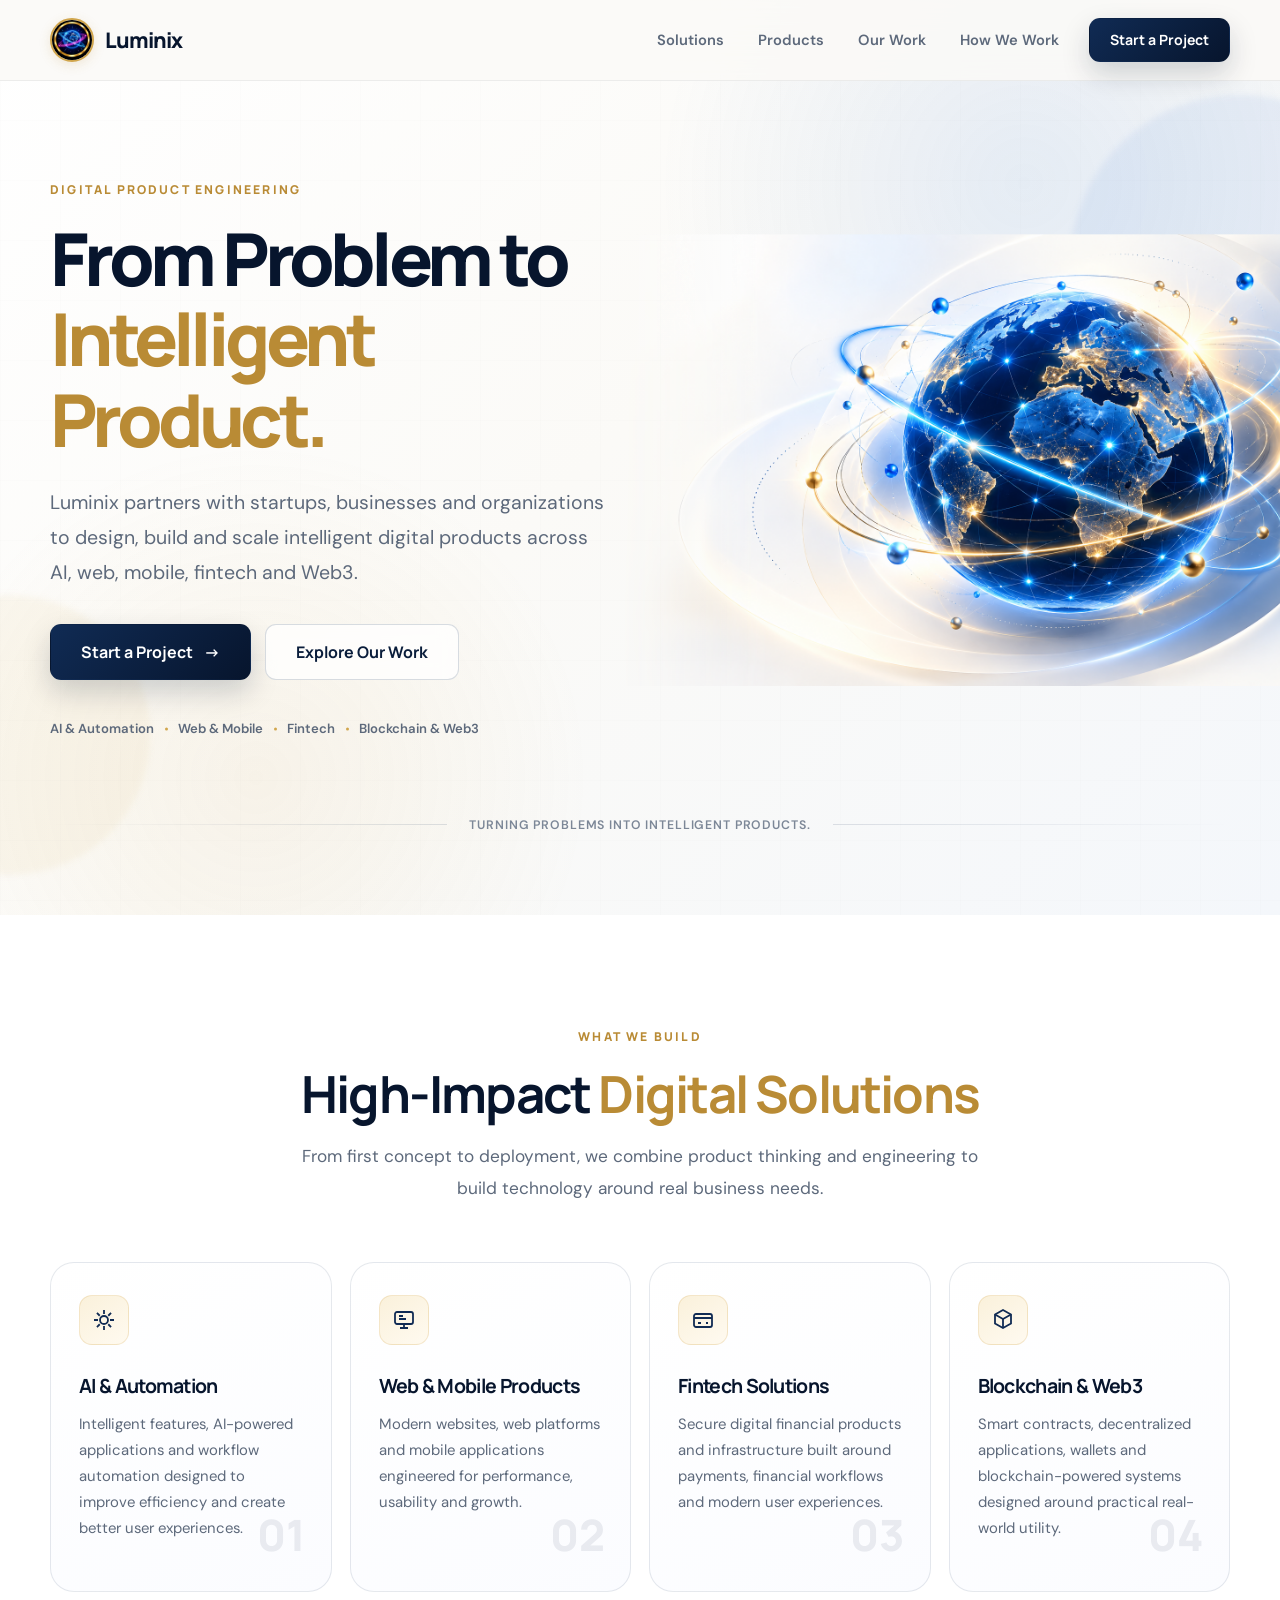
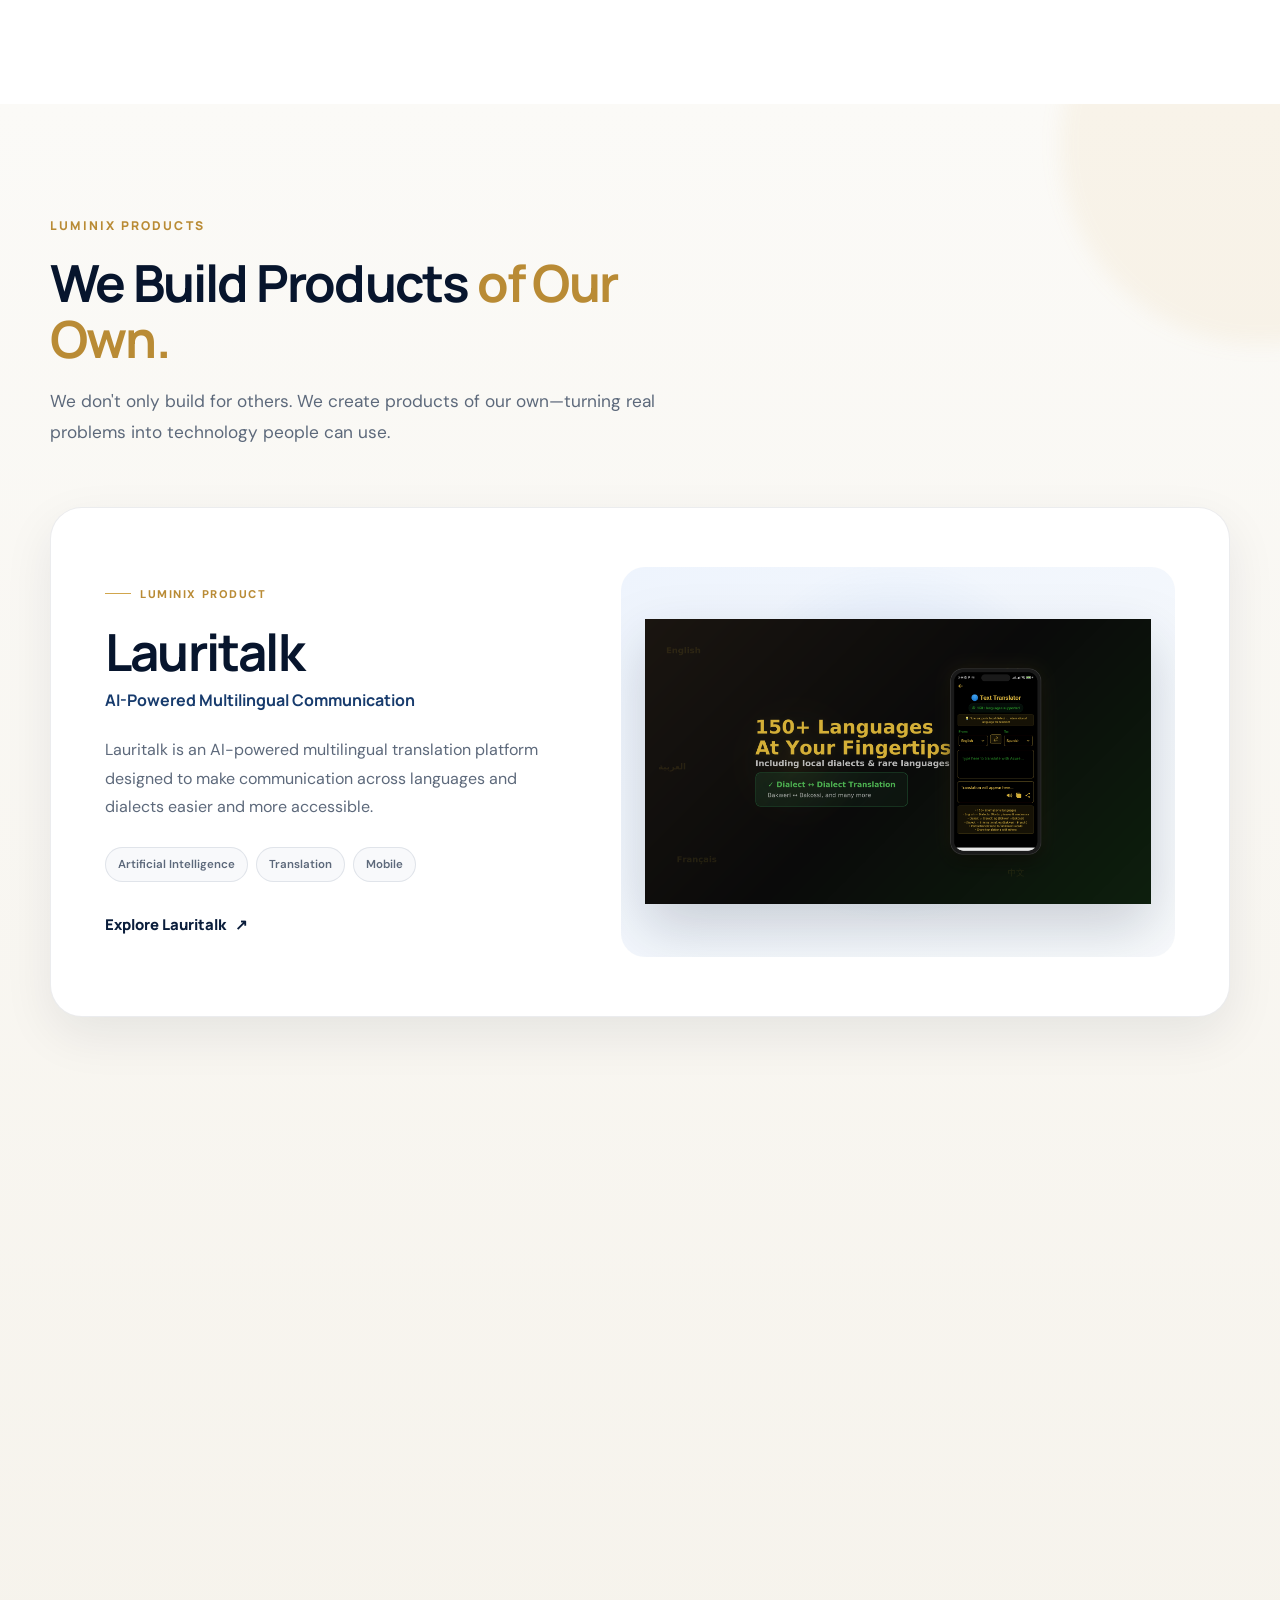
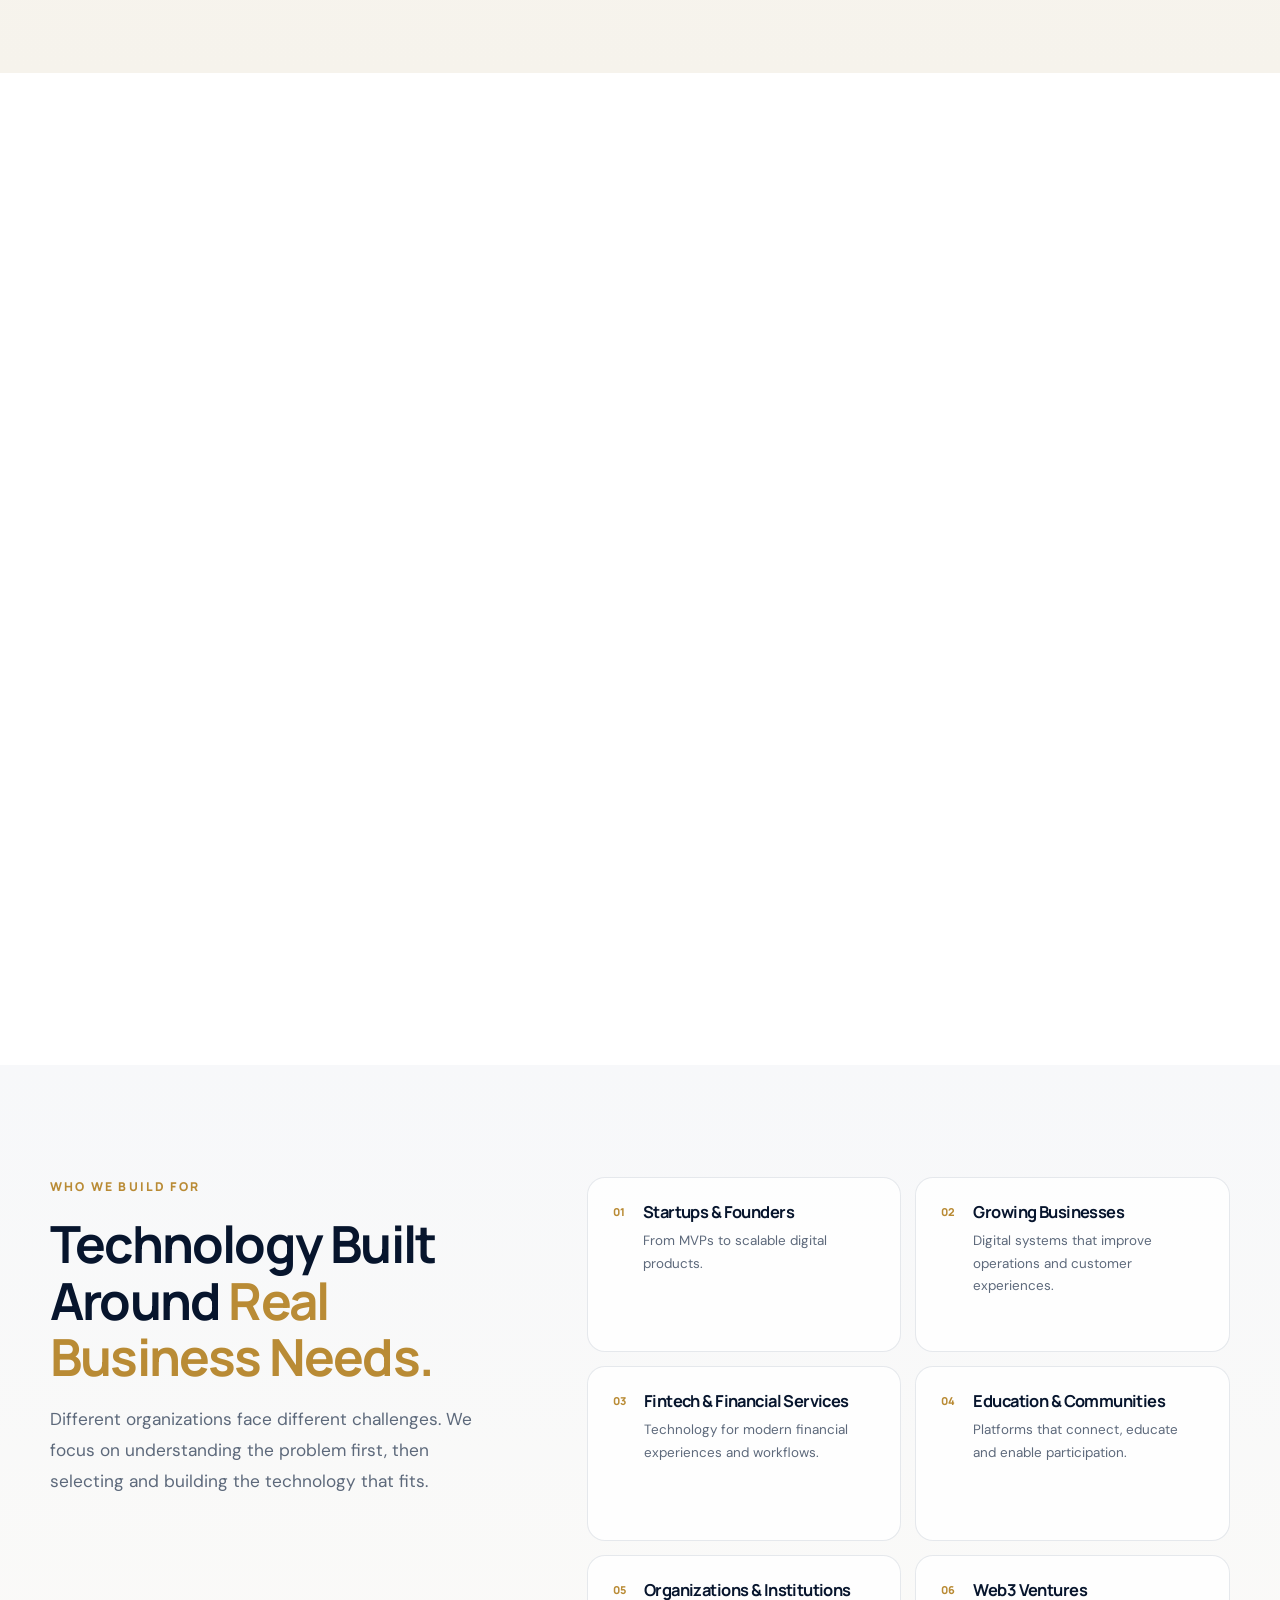
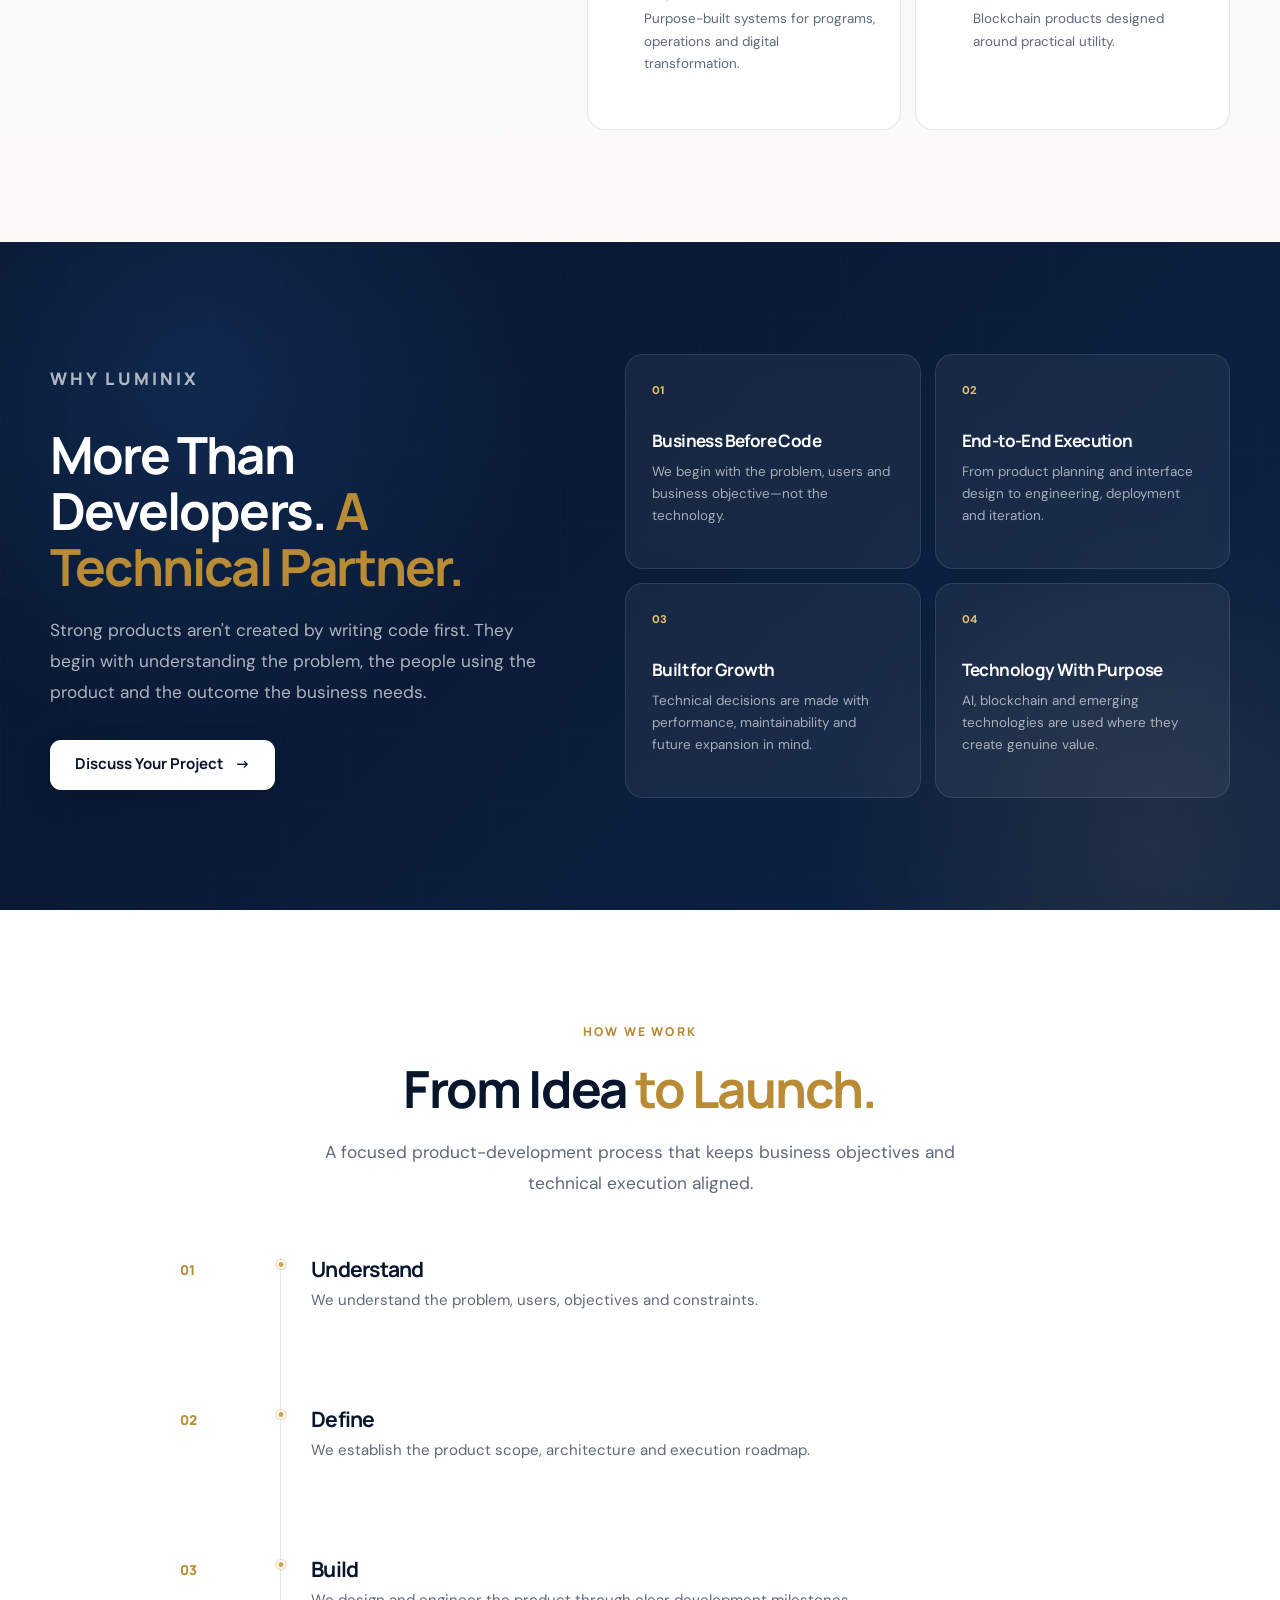
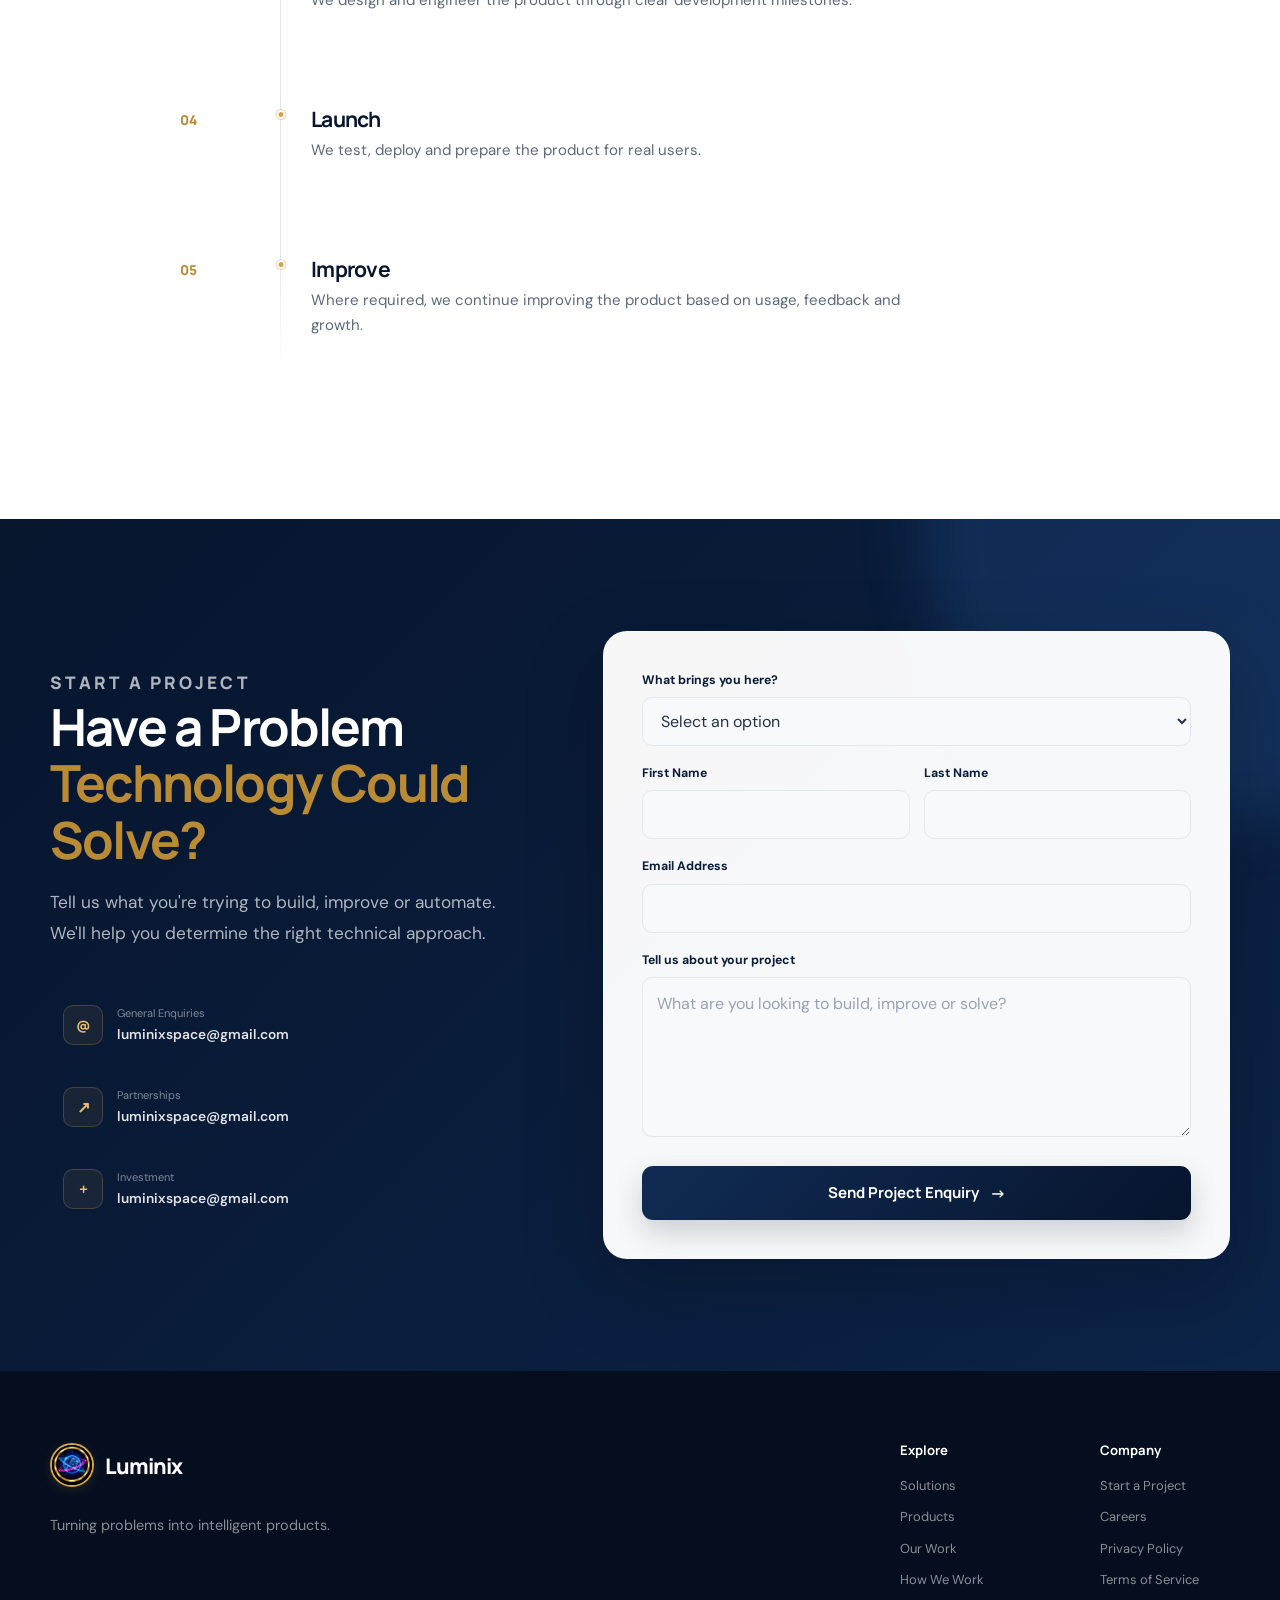
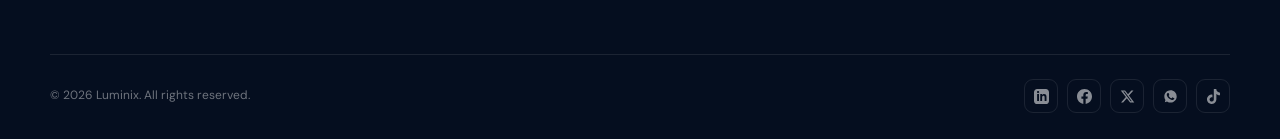
<file: index.html>
<!DOCTYPE html>
<html lang="en">
<head>
    <meta charset="UTF-8">
    <meta name="viewport" content="width=device-width, initial-scale=1.0">

    <title>Luminix | Turning Problems Into Intelligent Products</title>

    <meta
        name="description"
        content="Luminix partners with startups, businesses and organizations to design, build and scale intelligent digital products across AI, web, mobile, fintech and Web3."
    >

    <meta
        name="keywords"
        content="Luminix, AI development, web development, mobile app development, fintech development, blockchain development, Web3 development, digital products, software development"
    >

    <meta name="author" content="Luminix">
    <meta
        name="robots"
        content="index, follow, max-image-preview:large, max-snippet:-1, max-video-preview:-1"
    >

    <link rel="canonical" href="https://luminix.space">

    <!-- Open Graph -->
    <meta
        property="og:title"
        content="Luminix | Turning Problems Into Intelligent Products"
    >
    <meta
        property="og:description"
        content="We design, build and scale intelligent digital products across AI, web, mobile, fintech and Web3."
    >
    <meta property="og:type" content="website">
    <meta property="og:url" content="https://luminix.space">
    <meta
        property="og:image"
        content="https://luminix.space/assets/images/og-image.jpg"
    >
    <meta property="og:image:width" content="1200">
    <meta property="og:image:height" content="630">
    <meta property="og:site_name" content="Luminix">

    <!-- Twitter / X -->
    <meta name="twitter:card" content="summary_large_image">
    <meta
        name="twitter:title"
        content="Luminix | Turning Problems Into Intelligent Products"
    >
    <meta
        name="twitter:description"
        content="We design, build and scale intelligent digital products across AI, web, mobile, fintech and Web3."
    >
    <meta
        name="twitter:image"
        content="https://luminix.space/assets/images/twitter-image.jpg"
    >
    <meta name="twitter:site" content="@Luminixspace">

    <!-- Favicons -->
    <link
        rel="icon"
        type="image/x-icon"
        href="assets/images/favicon.ico"
    >
    <link
        rel="apple-touch-icon"
        sizes="180x180"
        href="assets/images/apple-touch-icon.png"
    >

    <!-- Main stylesheet -->
    <link rel="stylesheet" href="styles/style.css">

    <!-- Google Analytics -->
    <script
        async
        src="https://www.googletagmanager.com/gtag/js?id=G-PJ8Z7EJ40M"
    ></script>

    <script>
        window.dataLayer = window.dataLayer || [];

        function gtag() {
            dataLayer.push(arguments);
        }

        gtag("js", new Date());
        gtag("config", "G-PJ8Z7EJ40M");
    </script>

    <!-- Organization Structured Data -->
    <script type="application/ld+json">
    {
        "@context": "https://schema.org",
        "@type": "Organization",
        "name": "Luminix",
        "description": "Luminix designs, builds and scales intelligent digital products across AI, web, mobile, fintech and Web3.",
        "url": "https://luminix.space",
"logo": "https://luminix.space/assets/images/luminix-logo.png",
        "foundingDate": "2025",
        "sameAs": [
            "https://www.linkedin.com/company/luminixspace/",
            "https://facebook.com/luminixspace",
            "https://x.com/Luminixspace",
            "https://tiktok.com/@luminix227"
        ],
        "contactPoint": {
            "@type": "ContactPoint",
            "email": "luminixspace@gmail.com",
            "contactType": "customer service",
            "availableLanguage": ["English"]
        }
    }
    </script>

    <!-- Website Structured Data -->
    <script type="application/ld+json">
    {
        "@context": "https://schema.org",
        "@type": "WebSite",
        "name": "Luminix",
        "url": "https://luminix.space"
    }
    </script>
</head>

<body>

    <!-- =========================================================
         HEADER / NAVIGATION
    ========================================================== -->
    <header class="site-header" id="site-header">
        <div class="container nav-container">

           
<a
    href="#home"
    class="brand"
    aria-label="Luminix home"
>
    <img
        src="assets/images/luminix-logo.png"
        alt=""
        class="brand-logo"
        width="44"
        height="44"
        aria-hidden="true"
    >
    <span class="brand-name">Luminix</span>
</a>


            <nav
                class="desktop-nav"
                aria-label="Main navigation"
            >
                <a href="#solutions">Solutions</a>
                <a href="#products">Products</a>
                <a href="#work">Our Work</a>
                <a href="#process">How We Work</a>
            </nav>

            <a
                href="#contact"
                class="button button-primary nav-cta"
            >
                Start a Project
            </a>

            <button
                class="mobile-menu-button"
                id="mobile-menu-button"
                type="button"
                aria-label="Open navigation menu"
                aria-controls="mobile-menu"
                aria-expanded="false"
            >
                <span></span>
                <span></span>
                <span></span>
            </button>

        </div>

        <nav
            class="mobile-menu"
            id="mobile-menu"
            aria-label="Mobile navigation"
        >
            <a href="#solutions">Solutions</a>
            <a href="#products">Products</a>
            <a href="#work">Our Work</a>
            <a href="#process">How We Work</a>
            <a href="#contact" class="mobile-menu-cta">
                Start a Project
            </a>
        </nav>
    </header>


    <main>

        <!-- =====================================================
             HERO
        ====================================================== -->
        <section class="hero section" id="home">

            <div class="hero-glow hero-glow-one"></div>
            <div class="hero-glow hero-glow-two"></div>

            <div class="container hero-layout">

                <div class="hero-content">

                    <p class="eyebrow">
                        DIGITAL PRODUCT ENGINEERING
                    </p>

                    <h1>
                        From Problem to
                        <span>Intelligent Product.</span>
                    </h1>

                    <p class="hero-description">
                        Luminix partners with startups, businesses and
                        organizations to design, build and scale intelligent
                        digital products across AI, web, mobile, fintech
                        and Web3.
                    </p>

                    <div class="hero-actions">

                        <a
                            href="#contact"
                            class="button button-primary button-large"
                        >
                            Start a Project
                            <span aria-hidden="true">→</span>
                        </a>

                        <a
                            href="#work"
                            class="button button-secondary button-large"
                        >
                            Explore Our Work
                        </a>

                    </div>

                    <div
                        class="hero-capabilities"
                        aria-label="Luminix capabilities"
                    >
                        <span>AI &amp; Automation</span>
                        <span>Web &amp; Mobile</span>
                        <span>Fintech</span>
                        <span>Blockchain &amp; Web3</span>
                    </div>

                </div>


  
<div class="hero-visual">
    <img
        src="assets/images/luminix-hero-globe.png"
        alt="Connected digital globe representing Luminix intelligent product engineering"
        class="hero-image"
        width="1536"
        height="1024"
        fetchpriority="high"
        decoding="async"
    >
</div>


            </div>

            <div class="container hero-signature">
                <span></span>
                <p>Turning problems into intelligent products.</p>
                <span></span>
            </div>

        </section>


        <!-- =====================================================
             SOLUTIONS
        ====================================================== -->
        <section
            class="section solutions-section"
            id="solutions"
        >
            <div class="container">

                <div class="section-heading centered-heading">

                    <p class="eyebrow">WHAT WE BUILD</p>

                    <h2>
                        High-Impact
                        <span>Digital Solutions</span>
                    </h2>

                    <p>
                        From first concept to deployment, we combine product
                        thinking and engineering to build technology around
                        real business needs.
                    </p>

                </div>


                <div class="solutions-grid">

                    <article class="solution-card">

                        <div class="solution-icon" aria-hidden="true">
                            <svg
                                viewBox="0 0 24 24"
                                fill="none"
                                stroke="currentColor"
                                stroke-width="1.8"
                            >
                                <path d="M12 2v4"></path>
                                <path d="M12 18v4"></path>
                                <path d="M4.93 4.93l2.83 2.83"></path>
                                <path d="M16.24 16.24l2.83 2.83"></path>
                                <path d="M2 12h4"></path>
                                <path d="M18 12h4"></path>
                                <path d="M4.93 19.07l2.83-2.83"></path>
                                <path d="M16.24 7.76l2.83-2.83"></path>
                                <circle cx="12" cy="12" r="4"></circle>
                            </svg>
                        </div>

                        <h3>AI &amp; Automation</h3>

                        <p>
                            Intelligent features, AI-powered applications
                            and workflow automation designed to improve
                            efficiency and create better user experiences.
                        </p>

                        <span class="card-number">01</span>

                    </article>


                    <article class="solution-card">

                        <div class="solution-icon" aria-hidden="true">
                            <svg
                                viewBox="0 0 24 24"
                                fill="none"
                                stroke="currentColor"
                                stroke-width="1.8"
                            >
                                <rect
                                    x="3"
                                    y="4"
                                    width="18"
                                    height="12"
                                    rx="2"
                                ></rect>
                                <path d="M8 20h8"></path>
                                <path d="M12 16v4"></path>
                                <path d="M7 8h4"></path>
                                <path d="M7 11h7"></path>
                            </svg>
                        </div>

                        <h3>Web &amp; Mobile Products</h3>

                        <p>
                            Modern websites, web platforms and mobile
                            applications engineered for performance,
                            usability and growth.
                        </p>

                        <span class="card-number">02</span>

                    </article>


                    <article class="solution-card">

                        <div class="solution-icon" aria-hidden="true">
                            <svg
                                viewBox="0 0 24 24"
                                fill="none"
                                stroke="currentColor"
                                stroke-width="1.8"
                            >
                                <rect
                                    x="3"
                                    y="6"
                                    width="18"
                                    height="13"
                                    rx="2"
                                ></rect>
                                <path d="M3 10h18"></path>
                                <path d="M7 15h3"></path>
                                <path d="M15 15h2"></path>
                            </svg>
                        </div>

                        <h3>Fintech Solutions</h3>

                        <p>
                            Secure digital financial products and
                            infrastructure built around payments,
                            financial workflows and modern user experiences.
                        </p>

                        <span class="card-number">03</span>

                    </article>


                    <article class="solution-card">

                        <div class="solution-icon" aria-hidden="true">
                            <svg
                                viewBox="0 0 24 24"
                                fill="none"
                                stroke="currentColor"
                                stroke-width="1.8"
                            >
                                <path d="M12 2l8 4.5v9L12 20l-8-4.5v-9L12 2z"></path>
                                <path d="M4 6.5l8 4.5 8-4.5"></path>
                                <path d="M12 11v9"></path>
                            </svg>
                        </div>

                        <h3>Blockchain &amp; Web3</h3>

                        <p>
                            Smart contracts, decentralized applications,
                            wallets and blockchain-powered systems designed
                            around practical real-world utility.
                        </p>

                        <span class="card-number">04</span>

                    </article>

                </div>

            </div>
        </section>


        <!-- =====================================================
             LUMINIX PRODUCTS
        ====================================================== -->
        <section
            class="section products-section"
            id="products"
        >
            <div class="container">

                <div class="section-heading products-heading">

                    <p class="eyebrow">LUMINIX PRODUCTS</p>

                    <h2>
                        We Build Products
                        <span>of Our Own.</span>
                    </h2>

                    <p>
                        We don't only build for others. We create products
                        of our own—turning real problems into technology
                        people can use.
                    </p>

                </div>


                <!-- Lauritalk -->
                <article class="featured-product">

                    <div class="featured-product-content">

                        <div class="product-label">
                            <span></span>
                            LUMINIX PRODUCT
                        </div>

                        <h3>Lauritalk</h3>

                        <p class="product-subtitle">
                            AI-Powered Multilingual Communication
                        </p>

                        <p class="product-description">
                            Lauritalk is an AI-powered multilingual
                            translation platform designed to make
                            communication across languages and dialects
                            easier and more accessible.
                        </p>

                        <div class="product-tags">
                            <span>Artificial Intelligence</span>
                            <span>Translation</span>
                            <span>Mobile</span>
                        </div>

                        <a
                            href="https://www.ebongeric.com/portfolio/lauritalk"
                            target="_blank"
                            rel="noopener noreferrer"
                            class="text-link"
                        >
                            Explore Lauritalk
                            <span aria-hidden="true">↗</span>
                        </a>

                    </div>


                    <a
                        href="https://www.ebongeric.com/portfolio/lauritalk"
                        target="_blank"
                        rel="noopener noreferrer"
                        class="featured-product-image"
                        aria-label="Explore Lauritalk"
                    >
                        <img
                            src="assets/images/lauritalk-product.png"
                            alt="Lauritalk multilingual translation application"
                            loading="lazy"
                        >
                    </a>

                </article>


                <!-- Lumora -->
                <article class="featured-product product-reverse">

                    <div class="featured-product-content">

                        <div class="product-label">
                            <span></span>
                            LUMINIX PRODUCT
                        </div>

                        <h3>Lumora Wallet</h3>

                        <p class="product-subtitle">
                            A Simpler Gateway to Digital Assets
                        </p>

                        <p class="product-description">
                            Lumora Wallet is a digital wallet designed
                            around a cleaner, more accessible experience
                            for interacting with digital assets and
                            blockchain technology.
                        </p>

                        <div class="product-tags">
                            <span>Digital Wallet</span>
                            <span>Blockchain</span>
                            <span>Web3</span>
                        </div>

                        <a
                            href="https://www.ebongeric.com/portfolio/lumora"
                            target="_blank"
                            rel="noopener noreferrer"
                            class="text-link"
                        >
                            Explore Lumora Wallet
                            <span aria-hidden="true">↗</span>
                        </a>

                    </div>


                    <a
                        href="https://www.ebongeric.com/portfolio/lumora"
                        target="_blank"
                        rel="noopener noreferrer"
                        class="featured-product-image"
                        aria-label="Explore Lumora Wallet"
                    >
                        <img
                            src="assets/images/lumora-wallet-product.png"
                            alt="Lumora digital wallet"
                            loading="lazy"
                        >
                    </a>

                </article>

            </div>
        </section>


        <!-- =====================================================
             SELECTED WORK
        ====================================================== -->
        <section
            class="section work-section"
            id="work"
        >
            <div class="container">

                <div class="section-heading centered-heading">

                    <p class="eyebrow">SELECTED WORK</p>

                    <h2>
                        Products &amp; Platforms
                        <span>We've Helped Build</span>
                    </h2>

                    <p>
                        Selected digital products and platforms we've
                        helped bring to life.
                    </p>

                </div>


                <div class="work-grid">

                    <!-- Kupexsa -->
                    <article class="project-card">

                        <a
                            href="https://www.ebongeric.com/portfolio/kupexsa"
                            target="_blank"
                            rel="noopener noreferrer"
                            class="project-image"
                            aria-label="View Kupexsa project"
                        >
                            <img
                                src="assets/images/kupexsa-project.png"
                                alt="Kupexsa project"
                                loading="lazy"
                            >
                        </a>

                        <div class="project-content">

                            <div class="project-meta">
                                <span>Platform</span>
                                <span>Education</span>
                            </div>

                            <h3>Kupexsa</h3>

                            <p>
                                A digital platform created to strengthen
                                connection, access and engagement within
                                an educational community.
                            </p>

                            <a
                                href="https://www.ebongeric.com/portfolio/kupexsa"
                                target="_blank"
                                rel="noopener noreferrer"
                                class="project-link"
                            >
                                View Project
                                <span aria-hidden="true">↗</span>
                            </a>

                        </div>

                    </article>


                    <!-- Dessetra -->
                    <article class="project-card">

                        <a
                            href="https://www.ebongeric.com/portfolio/dessetra"
                            target="_blank"
                            rel="noopener noreferrer"
                            class="project-image"
                            aria-label="View Dessetra project"
                        >
                            <img
                                src="assets/images/dessetra-project.png"
                                alt="Dessetra project"
                                loading="lazy"
                            >
                        </a>

                        <div class="project-content">

                            <div class="project-meta">
                                <span>Platform</span>
                                <span>Community</span>
                            </div>

                            <h3>Dessetra</h3>

                            <p>
                                A digital ecosystem structured around
                                learning, meaningful connections and
                                opportunities to earn.
                            </p>

                            <a
                                href="https://www.ebongeric.com/portfolio/dessetra"
                                target="_blank"
                                rel="noopener noreferrer"
                                class="project-link"
                            >
                                View Project
                                <span aria-hidden="true">↗</span>
                            </a>

                        </div>

                    </article>


                    <!-- WordBuild -->
                    <article class="project-card">

                        <a
                            href="https://www.ebongeric.com/portfolio/wordbuild"
                            target="_blank"
                            rel="noopener noreferrer"
                            class="project-image"
                            aria-label="View WordBuild project"
                        >
                            <img
                                src="assets/images/wordbuild-project.png"
                                alt="WordBuild project"
                                loading="lazy"
                            >
                        </a>

                        <div class="project-content">

                            <div class="project-meta">
                                <span>Digital Product</span>
                                <span>Web</span>
                            </div>

                            <h3>WordBuild</h3>

                            <p>
                                A focused digital product designed around
                                a practical user experience and accessible
                                web technology.
                            </p>

                            <a
                                href="https://www.ebongeric.com/portfolio/wordbuild"
                                target="_blank"
                                rel="noopener noreferrer"
                                class="project-link"
                            >
                                View Project
                                <span aria-hidden="true">↗</span>
                            </a>

                        </div>

                    </article>

                </div>

            </div>
        </section>


        <!-- =====================================================
             WHO WE BUILD FOR
        ====================================================== -->
        <section class="section audiences-section">
            <div class="container">

                <div class="audiences-layout">

                    <div class="section-heading audiences-heading">

                        <p class="eyebrow">WHO WE BUILD FOR</p>

                        <h2>
                            Technology Built Around
                            <span>Real Business Needs.</span>
                        </h2>

                        <p>
                            Different organizations face different
                            challenges. We focus on understanding the
                            problem first, then selecting and building
                            the technology that fits.
                        </p>

                    </div>


                    <div class="audiences-grid">

                        <article class="audience-card">
                            <span class="audience-number">01</span>

                            <div>
                                <h3>Startups &amp; Founders</h3>
                                <p>
                                    From MVPs to scalable digital products.
                                </p>
                            </div>
                        </article>


                        <article class="audience-card">
                            <span class="audience-number">02</span>

                            <div>
                                <h3>Growing Businesses</h3>
                                <p>
                                    Digital systems that improve operations
                                    and customer experiences.
                                </p>
                            </div>
                        </article>


                        <article class="audience-card">
                            <span class="audience-number">03</span>

                            <div>
                                <h3>Fintech &amp; Financial Services</h3>
                                <p>
                                    Technology for modern financial
                                    experiences and workflows.
                                </p>
                            </div>
                        </article>


                        <article class="audience-card">
                            <span class="audience-number">04</span>

                            <div>
                                <h3>Education &amp; Communities</h3>
                                <p>
                                    Platforms that connect, educate and
                                    enable participation.
                                </p>
                            </div>
                        </article>


                        <article class="audience-card">
                            <span class="audience-number">05</span>

                            <div>
                                <h3>Organizations &amp; Institutions</h3>
                                <p>
                                    Purpose-built systems for programs,
                                    operations and digital transformation.
                                </p>
                            </div>
                        </article>


                        <article class="audience-card">
                            <span class="audience-number">06</span>

                            <div>
                                <h3>Web3 Ventures</h3>
                                <p>
                                    Blockchain products designed around
                                    practical utility.
                                </p>
                            </div>
                        </article>

                    </div>

                </div>

            </div>
        </section>


        <!-- =====================================================
             WHY LUMINIX
        ====================================================== -->
        <section class="section why-section">
            <div class="container">

                <div class="why-layout">

                    <div class="why-intro">

                        <p class="eyebrow">WHY LUMINIX</p>

                        <h2>
                            More Than Developers.
                            <span>A Technical Partner.</span>
                        </h2>

                        <p>
                            Strong products aren't created by writing code
                            first. They begin with understanding the
                            problem, the people using the product and the
                            outcome the business needs.
                        </p>

                        <a
                            href="#contact"
                            class="button button-light"
                        >
                            Discuss Your Project
                            <span aria-hidden="true">→</span>
                        </a>

                    </div>


                    <div class="why-grid">

                        <article class="why-card">
                            <span>01</span>
                            <h3>Business Before Code</h3>
                            <p>
                                We begin with the problem, users and
                                business objective—not the technology.
                            </p>
                        </article>


                        <article class="why-card">
                            <span>02</span>
                            <h3>End-to-End Execution</h3>
                            <p>
                                From product planning and interface design
                                to engineering, deployment and iteration.
                            </p>
                        </article>


                        <article class="why-card">
                            <span>03</span>
                            <h3>Built for Growth</h3>
                            <p>
                                Technical decisions are made with
                                performance, maintainability and future
                                expansion in mind.
                            </p>
                        </article>


                        <article class="why-card">
                            <span>04</span>
                            <h3>Technology With Purpose</h3>
                            <p>
                                AI, blockchain and emerging technologies
                                are used where they create genuine value.
                            </p>
                        </article>

                    </div>

                </div>

            </div>
        </section>


        <!-- =====================================================
             PROCESS
        ====================================================== -->
        <section
            class="section process-section"
            id="process"
        >
            <div class="container">

                <div class="section-heading centered-heading">

                    <p class="eyebrow">HOW WE WORK</p>

                    <h2>
                        From Idea
                        <span>to Launch.</span>
                    </h2>

                    <p>
                        A focused product-development process that keeps
                        business objectives and technical execution aligned.
                    </p>

                </div>


                <div class="process-list">

                    <article class="process-step">
                        <span class="process-number">01</span>

                        <div class="process-line"></div>

                        <div>
                            <h3>Understand</h3>
                            <p>
                                We understand the problem, users, objectives
                                and constraints.
                            </p>
                        </div>
                    </article>


                    <article class="process-step">
                        <span class="process-number">02</span>

                        <div class="process-line"></div>

                        <div>
                            <h3>Define</h3>
                            <p>
                                We establish the product scope, architecture
                                and execution roadmap.
                            </p>
                        </div>
                    </article>


                    <article class="process-step">
                        <span class="process-number">03</span>

                        <div class="process-line"></div>

                        <div>
                            <h3>Build</h3>
                            <p>
                                We design and engineer the product through
                                clear development milestones.
                            </p>
                        </div>
                    </article>


                    <article class="process-step">
                        <span class="process-number">04</span>

                        <div class="process-line"></div>

                        <div>
                            <h3>Launch</h3>
                            <p>
                                We test, deploy and prepare the product for
                                real users.
                            </p>
                        </div>
                    </article>


                    <article class="process-step">
                        <span class="process-number">05</span>

                        <div class="process-line"></div>

                        <div>
                            <h3>Improve</h3>
                            <p>
                                Where required, we continue improving the
                                product based on usage, feedback and growth.
                            </p>
                        </div>
                    </article>

                </div>

            </div>
        </section>


        <!-- =====================================================
             CONTACT
        ====================================================== -->
        <section
            class="section contact-section"
            id="contact"
        >
            <div class="contact-glow"></div>

            <div class="container">

                <div class="contact-layout">

                    <div class="contact-copy">

                        <p class="eyebrow">START A PROJECT</p>

                        <h2>
                            Have a Problem
                            <span>Technology Could Solve?</span>
                        </h2>

                        <p>
                            Tell us what you're trying to build, improve
                            or automate. We'll help you determine the right
                            technical approach.
                        </p>


                        <div class="contact-details">

                            <a href="mailto:contact@luminix.space">
                                <span class="contact-detail-icon">
                                    @
                                </span>

                                <div>
                                    <small>General Enquiries</small>
                                    <strong>luminixspace@gmail.com</strong>
                                </div>
                            </a>


                            <a href="mailto:luminixspace@gmail.com">
                                <span class="contact-detail-icon">
                                    ↗
                                </span>

                                <div>
                                    <small>Partnerships</small>
                                    <strong>
                                        luminixspace@gmail.com
                                    </strong>
                                </div>
                            </a>


                            <a href="mailto:luminixspace@gmail.com">
                                <span class="contact-detail-icon">
                                    +
                                </span>

                                <div>
                                    <small>Investment</small>
                                    <strong>luminixspace@gmail.com</strong>
                                </div>
                            </a>

                        </div>

                    </div>


                    <div class="contact-form-wrapper">

                        <div
                            id="form-message"
                            class="form-message"
                            role="status"
                            aria-live="polite"
                        ></div>

                        <form
                            id="contact-form"
                            action="https://formspree.io/f/mldqnlqg"
                            method="POST"
                        >

                            <!-- Spam protection -->
                            <input
                                type="text"
                                name="_gotcha"
                                class="form-honeypot"
                                tabindex="-1"
                                autocomplete="off"
                            >

                            <input
                                type="hidden"
                                name="_subject"
                                value="New Contact from Luminix Website"
                            >

                            <input
                                type="hidden"
                                name="_replyto"
                                id="reply-to"
                            >

                            <input
                                type="hidden"
                                name="_language"
                                value="en"
                            >

                            <input
                                type="hidden"
                                name="_format"
                                value="plain"
                            >


                            <div class="form-field">

                                <label for="inquiry-type">
                                    What brings you here?
                                </label>

                                <select
                                    id="inquiry-type"
                                    name="inquiry-type"
                                    required
                                >
                                    <option value="">
                                        Select an option
                                    </option>

                                    <option value="Build a Product">
                                        Build a Product
                                    </option>

                                    <option value="AI and Automation">
                                        AI &amp; Automation
                                    </option>

                                    <option value="Web or Mobile Development">
                                        Web or Mobile Development
                                    </option>

                                    <option value="Fintech Development">
                                        Fintech Development
                                    </option>

                                    <option value="Blockchain and Web3">
                                        Blockchain &amp; Web3
                                    </option>

                                    <option value="Technical Partnership">
                                        Technical Partnership / Outsourcing
                                    </option>

                                    <option value="Partnership">
                                        Partnership / Collaboration
                                    </option>

                                    <option value="Investment">
                                        Investment Inquiry
                                    </option>

                                    <option value="Consultation">
                                        Request a Consultation
                                    </option>

                                    <option value="Other">
                                        Other
                                    </option>
                                </select>

                            </div>


                            <div class="form-row">

                                <div class="form-field">

                                    <label for="first-name">
                                        First Name
                                    </label>

                                    <input
                                        type="text"
                                        id="first-name"
                                        name="first-name"
                                        autocomplete="given-name"
                                        required
                                    >

                                </div>


                                <div class="form-field">

                                    <label for="last-name">
                                        Last Name
                                    </label>

                                    <input
                                        type="text"
                                        id="last-name"
                                        name="last-name"
                                        autocomplete="family-name"
                                        required
                                    >

                                </div>

                            </div>


                            <div class="form-field">

                                <label for="email">
                                    Email Address
                                </label>

                                <input
                                    type="email"
                                    id="email"
                                    name="email"
                                    autocomplete="email"
                                    required
                                >

                            </div>


                            <div class="form-field">

                                <label for="message">
                                    Tell us about your project
                                </label>

                                <textarea
                                    id="message"
                                    name="message"
                                    rows="5"
                                    placeholder="What are you looking to build, improve or solve?"
                                    required
                                ></textarea>

                            </div>


                            <button
                                id="submit-button"
                                type="submit"
                                class="button button-primary submit-button"
                            >
                                <span id="button-text">
                                    Send Project Enquiry
                                </span>

                                <span
                                    id="loading-spinner"
                                    class="loading-spinner"
                                    aria-hidden="true"
                                ></span>

                                <span
                                    class="submit-arrow"
                                    aria-hidden="true"
                                >
                                    →
                                </span>
                            </button>

                        </form>

                    </div>

                </div>

            </div>
        </section>

    </main>


    <!-- =========================================================
         FOOTER
    ========================================================== -->
    <footer class="site-footer">

        <div class="container">

            <div class="footer-top">

                <div class="footer-brand">

                    <a
                        href="#home"
                        class="brand footer-logo"
                        aria-label="Luminix home"
                    >
                        <img
    src="assets/images/luminix-logo.png"
    alt=""
    class="brand-logo"
    width="44"
    height="44"
    aria-hidden="true"
>

                        <span class="brand-name">
                            Luminix
                        </span>
                    </a>

                    <p>
                        Turning problems into intelligent products.
                    </p>

                </div>


                <div class="footer-links">

                    <div>
                        <h3>Explore</h3>

                        <a href="#solutions">Solutions</a>
                        <a href="#products">Products</a>
                        <a href="#work">Our Work</a>
                        <a href="#process">How We Work</a>
                    </div>


                    <div>
                        <h3>Company</h3>

                        <a href="#contact">Start a Project</a>
                        <a href="careers.html">Careers</a>
                        <a href="privacy-policy.html">
                            Privacy Policy
                        </a>
                        <a href="terms-of-service.html">
                            Terms of Service
                        </a>
                    </div>

                </div>

            </div>


            <div class="footer-bottom">

                <p>
                    © <span id="current-year"></span> Luminix.
                    All rights reserved.
                </p>


                <div
                    class="social-links"
                    aria-label="Luminix social media"
                >

                    <!-- LinkedIn -->
                    <a
                        href="https://www.linkedin.com/company/luminixspace/"
                        target="_blank"
                        rel="noopener noreferrer"
                        aria-label="Luminix on LinkedIn"
                    >
                        <svg
                            viewBox="0 0 24 24"
                            aria-hidden="true"
                        >
                            <path
                                d="M19 0h-14C2.239 0 0 2.239 0 5v14c0 2.761 2.239 5 5 5h14c2.762 0 5-2.239 5-5V5c0-2.761-2.238-5-5-5zM8 19H5V8h3v11zM6.5 6.732c-.966 0-1.75-.79-1.75-1.764s.784-1.764 1.75-1.764 1.75.79 1.75 1.764-.783 1.764-1.75 1.764zM20 19h-3v-5.604c0-3.368-4-3.113-4 0V19h-3V8h3v1.765c1.396-2.586 7-2.777 7 2.476V19z"
                            />
                        </svg>
                    </a>


                    <!-- Facebook -->
                    <a
                        href="https://facebook.com/luminixspace"
                        target="_blank"
                        rel="noopener noreferrer"
                        aria-label="Luminix on Facebook"
                    >
                        <svg
                            viewBox="0 0 24 24"
                            aria-hidden="true"
                        >
                            <path
                                d="M24 12.073C24 5.446 18.627.073 12 .073S0 5.446 0 12.073c0 5.99 4.388 10.954 10.125 11.854v-8.385H7.078v-3.47h3.047V9.43c0-3.007 1.792-4.669 4.533-4.669 1.312 0 2.686.235 2.686.235v2.953H15.83c-1.491 0-1.956.925-1.956 1.874v2.25h3.328l-.532 3.47h-2.796v8.385C19.612 23.027 24 18.062 24 12.073z"
                            />
                        </svg>
                    </a>


                    <!-- X -->
                    <a
                        href="https://x.com/Luminixspace"
                        target="_blank"
                        rel="noopener noreferrer"
                        aria-label="Luminix on X"
                    >
                        <svg
                            viewBox="0 0 24 24"
                            aria-hidden="true"
                        >
                            <path
                                d="M18.244 2.25h3.308l-7.227 8.26 8.502 11.24H16.17l-5.214-6.817L4.99 21.75H1.68l7.73-8.835L1.254 2.25H8.08l4.713 6.231 5.451-6.231zm-1.161 17.52h1.833L7.084 4.126H5.117L17.083 19.77z"
                            />
                        </svg>
                    </a>


                    <!-- WhatsApp -->
                    <a
                        href="https://whatsapp.com/channel/0029VbBn7KlGZNCyszNBLn0A"
                        target="_blank"
                        rel="noopener noreferrer"
                        aria-label="Luminix WhatsApp channel"
                    >
                        <svg
                            viewBox="0 0 24 24"
                            aria-hidden="true"
                        >
                            <path
                                d="M17.472 14.382c-.297-.149-1.758-.867-2.03-.967-.273-.099-.471-.148-.67.15-.197.297-.767.966-.94 1.164-.173.199-.347.223-.644.075-.297-.15-1.255-.463-2.39-1.475-.883-.788-1.48-1.761-1.653-2.059-.173-.297-.018-.458.13-.606.134-.133.298-.347.446-.52.149-.174.198-.298.298-.497.099-.198.05-.371-.025-.52-.075-.149-.669-1.612-.916-2.207-.242-.579-.487-.5-.669-.51-.173-.008-.371-.01-.57-.01-.198 0-.52.074-.792.372-.272.297-1.04 1.016-1.04 2.479 0 1.462 1.065 2.875 1.213 3.074.149.198 2.096 3.2 5.077 4.487.709.306 1.262.489 1.694.625.712.227 1.36.195 1.871.118.571-.085 1.758-.719 2.006-1.413.248-.694.248-1.289.173-1.413-.074-.124-.272-.198-.57-.347M12.05 21.785h-.004a9.87 9.87 0 01-5.031-1.378l-.361-.214-3.76.982.998-3.675-.236-.374a9.86 9.86 0 01-1.51-5.26c.001-5.45 4.436-9.884 9.888-9.884 2.64 0 5.122 1.03 6.988 2.898a9.825 9.825 0 012.897 6.994c-.004 5.45-4.438 9.88-9.888 9.88"
                            />
                        </svg>
                    </a>


                    <!-- TikTok -->
                    <a
                        href="https://tiktok.com/@luminix227"
                        target="_blank"
                        rel="noopener noreferrer"
                        aria-label="Luminix on TikTok"
                    >
                        <svg
                            viewBox="0 0 24 24"
                            aria-hidden="true"
                        >
                            <path
                                d="M12.525.02c1.31-.02 2.61-.01 3.91-.02.08 1.53.63 3.09 1.75 4.17 1.12 1.11 2.7 1.62 4.24 1.79v4.03c-1.44-.05-2.89-.35-4.2-.97-.57-.26-1.1-.59-1.62-.93-.01 2.92.01 5.84-.02 8.75-.08 1.4-.54 2.79-1.35 3.94-1.31 1.92-3.58 3.17-5.91 3.21-1.43.08-2.86-.31-4.08-1.03-2.02-1.19-3.44-3.37-3.65-5.71-.02-.5-.03-1-.01-1.49.18-1.9 1.12-3.72 2.58-4.96 1.66-1.44 3.98-2.13 6.15-1.72.02 1.48-.04 2.96-.04 4.44-.99-.32-2.15-.23-3.02.37-.63.41-1.11 1.04-1.36 1.75-.21.51-.15 1.07-.14 1.61.24 1.64 1.82 3.02 3.5 2.87 1.12-.01 2.19-.66 2.77-1.61.19-.33.4-.67.41-1.06.1-1.79.06-3.57.07-5.36.01-4.03-.01-8.05.02-12.07z"
                            />
                        </svg>
                    </a>

                </div>

            </div>

        </div>

    </footer>


    <!-- Main JavaScript -->
    <script src="scripts/script.js"></script>

</body>
</html>
</file>
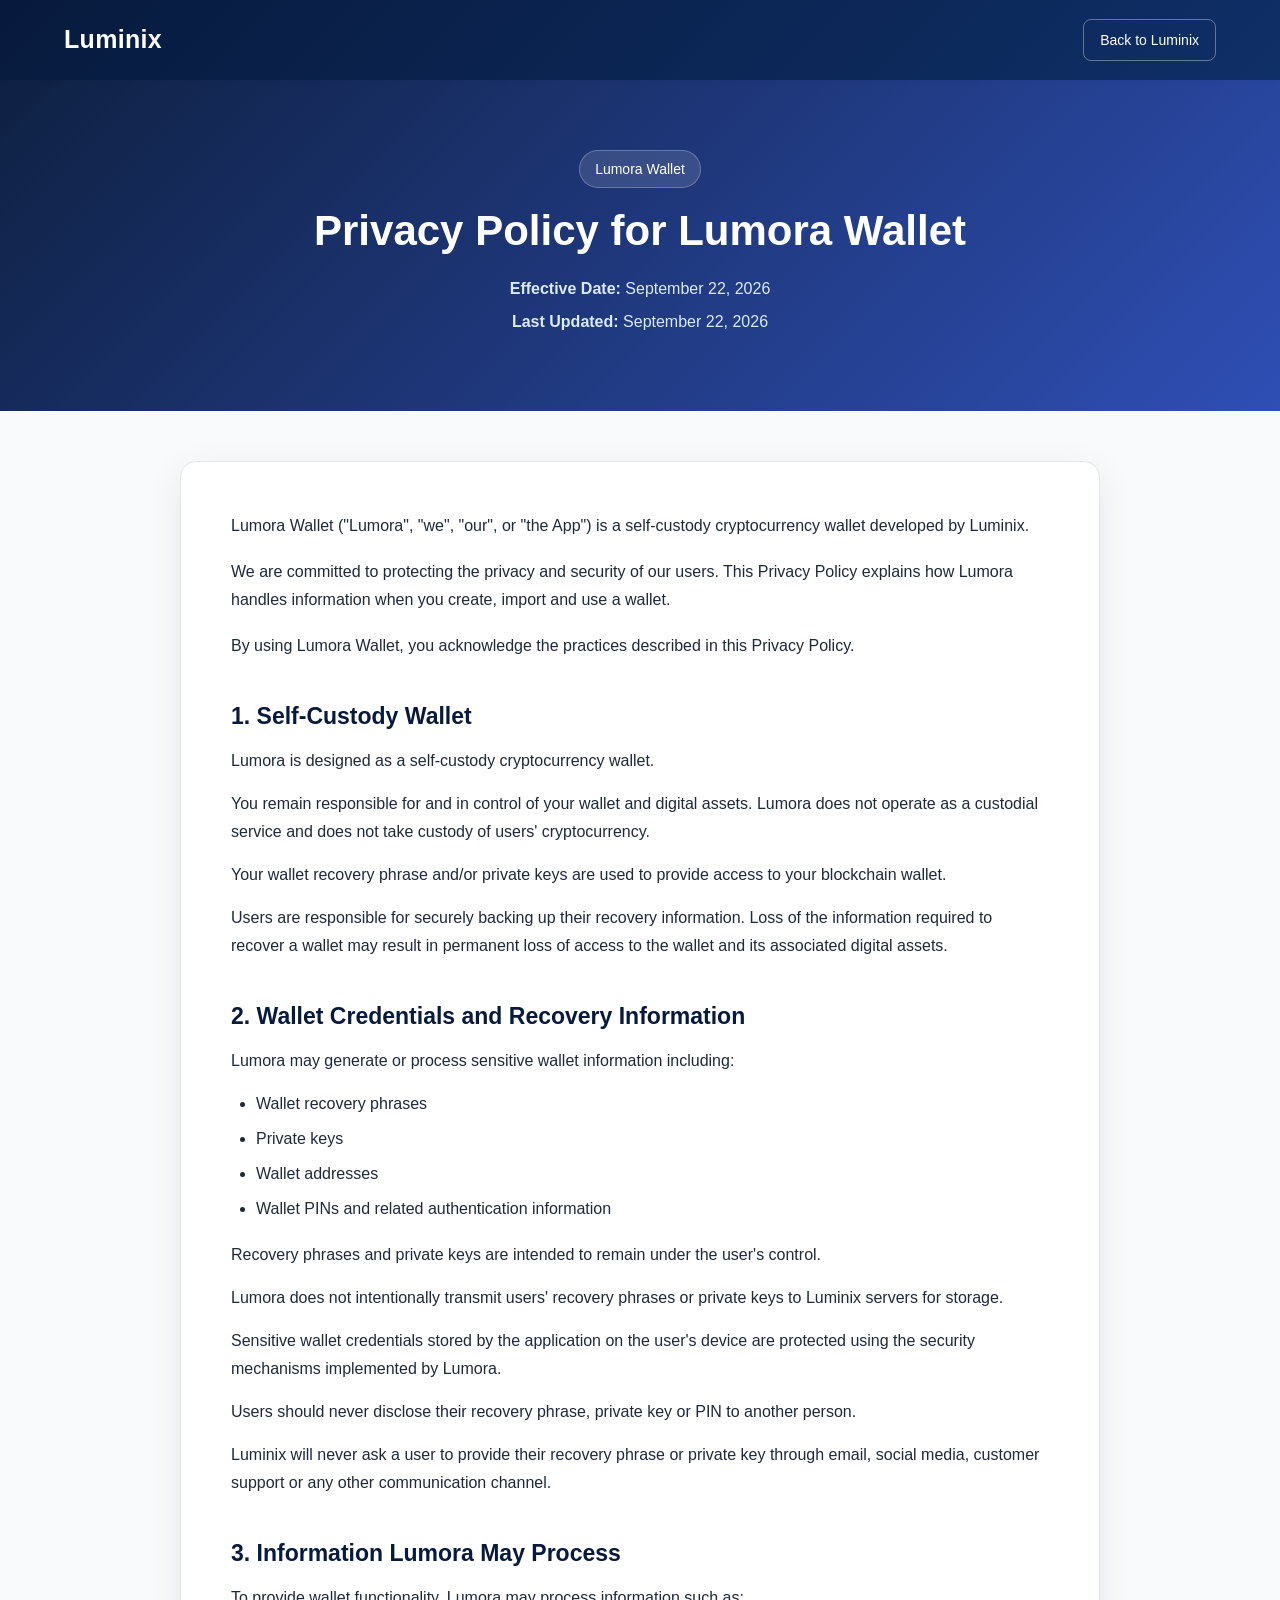
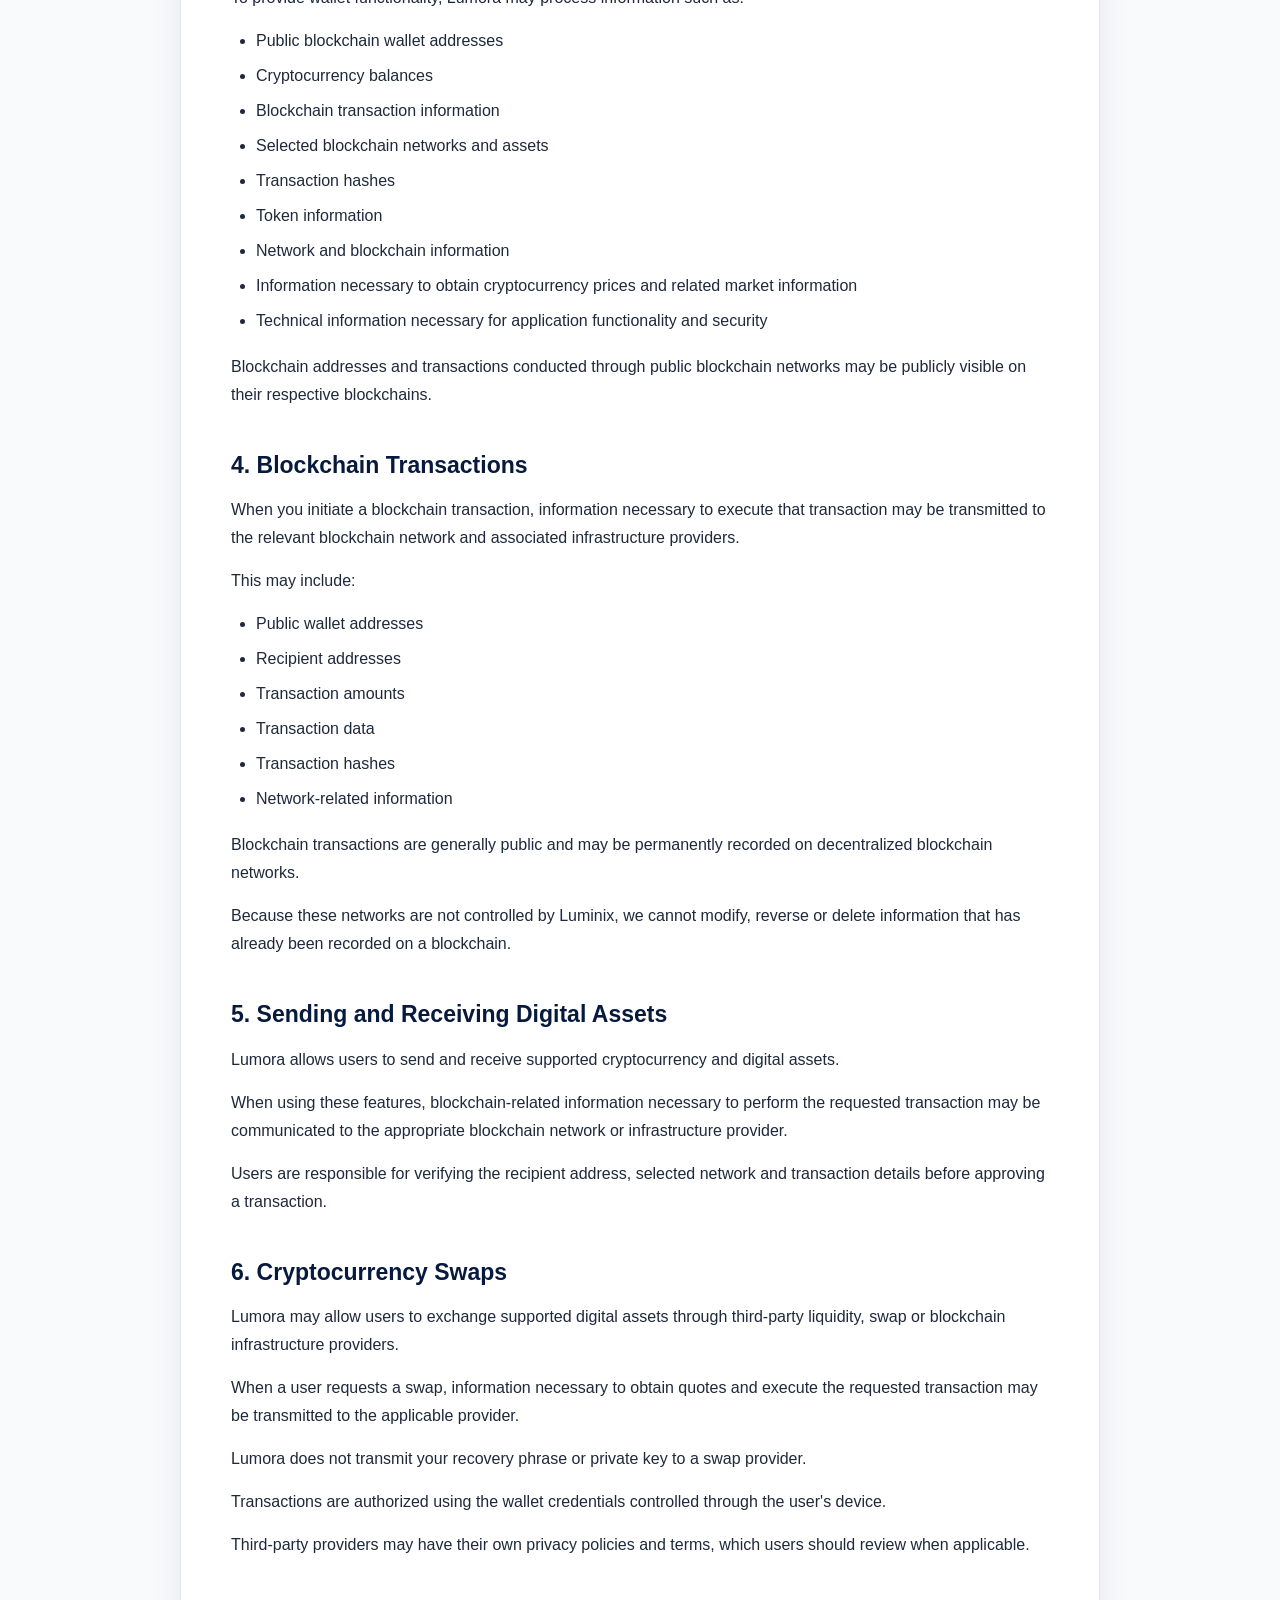
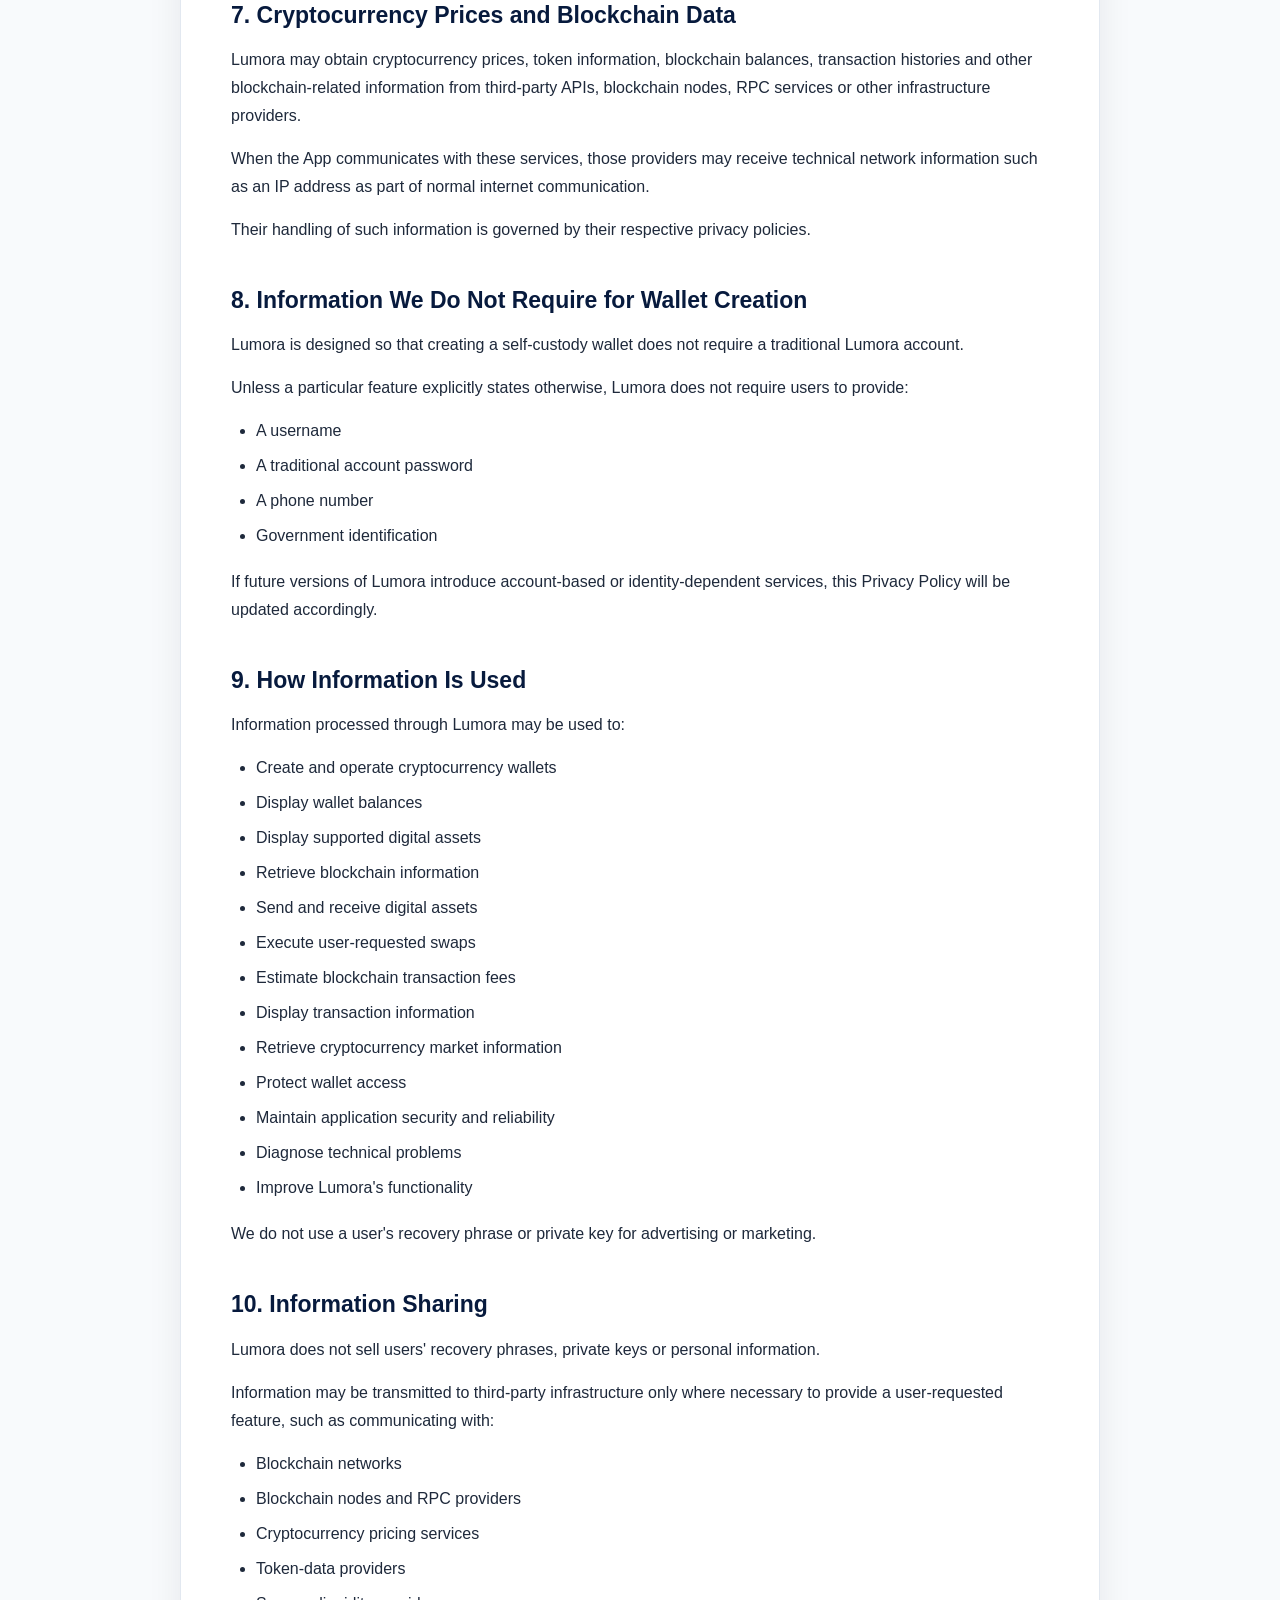
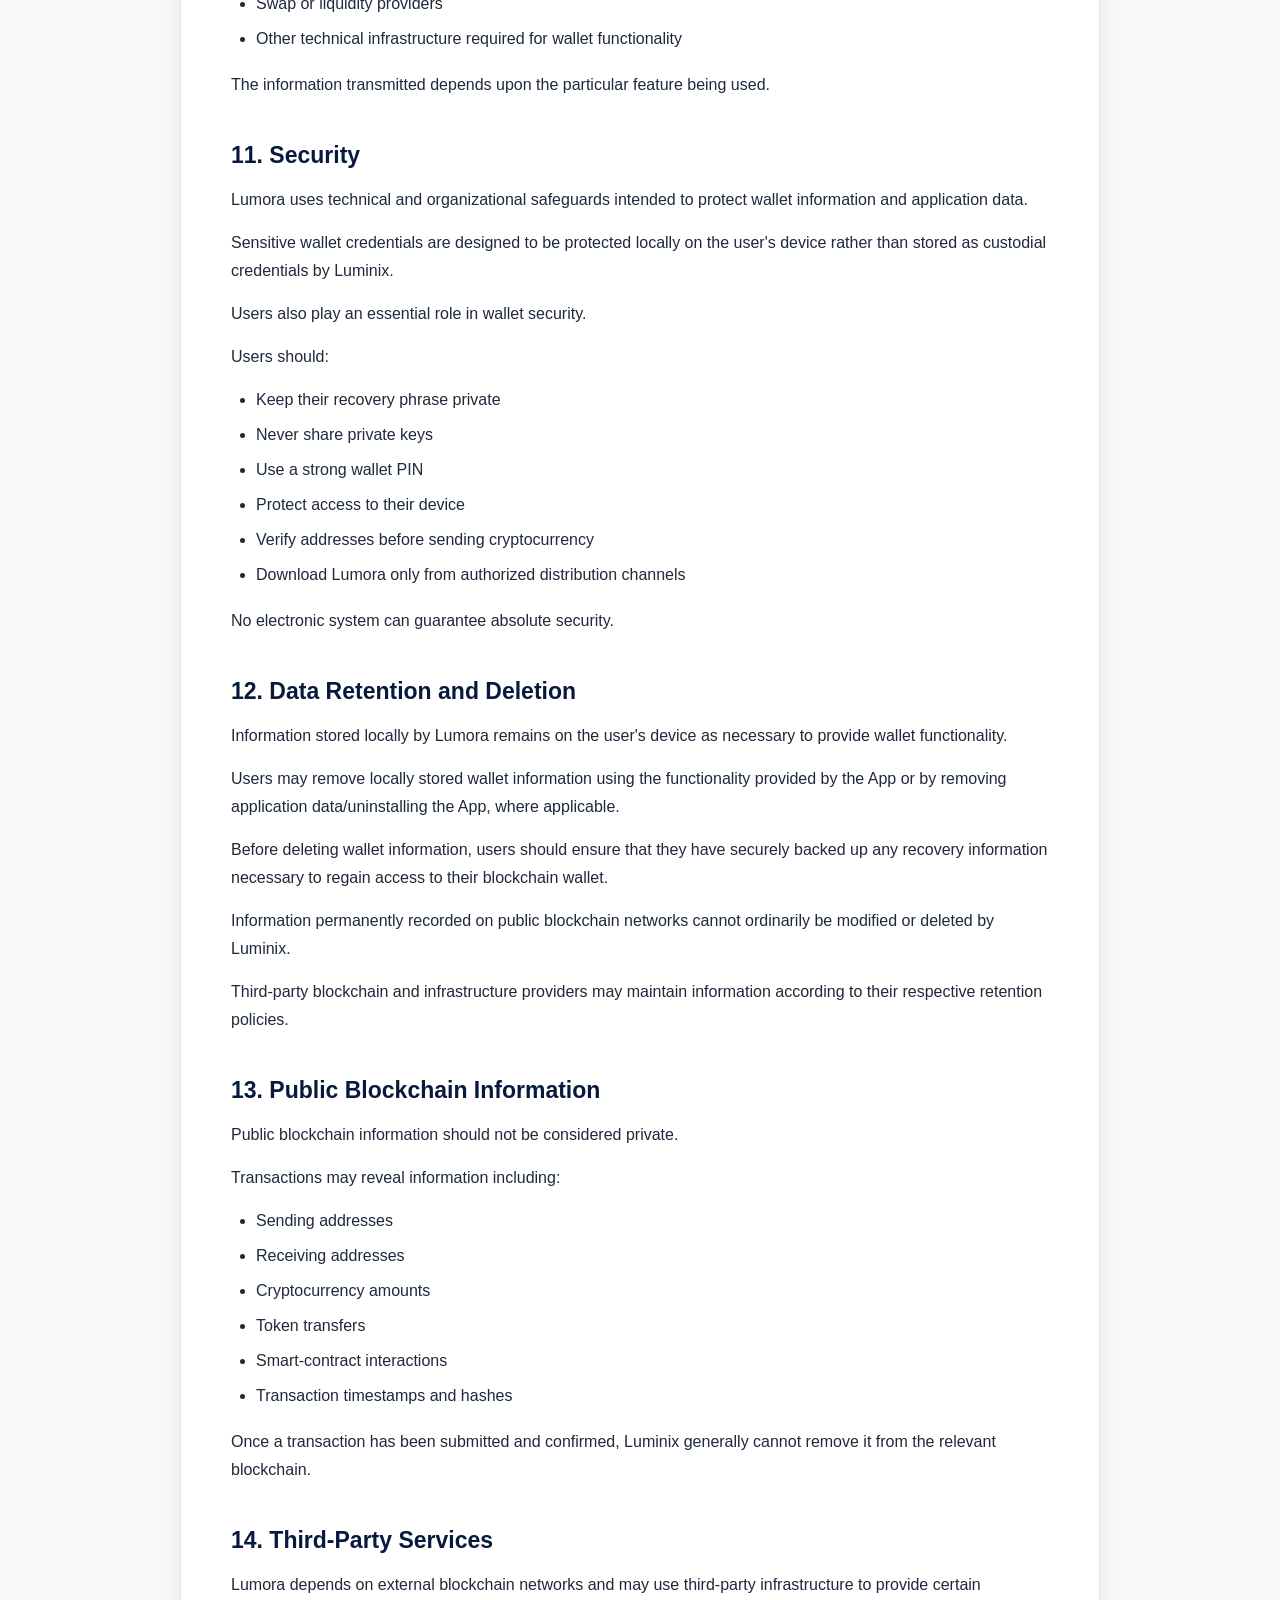
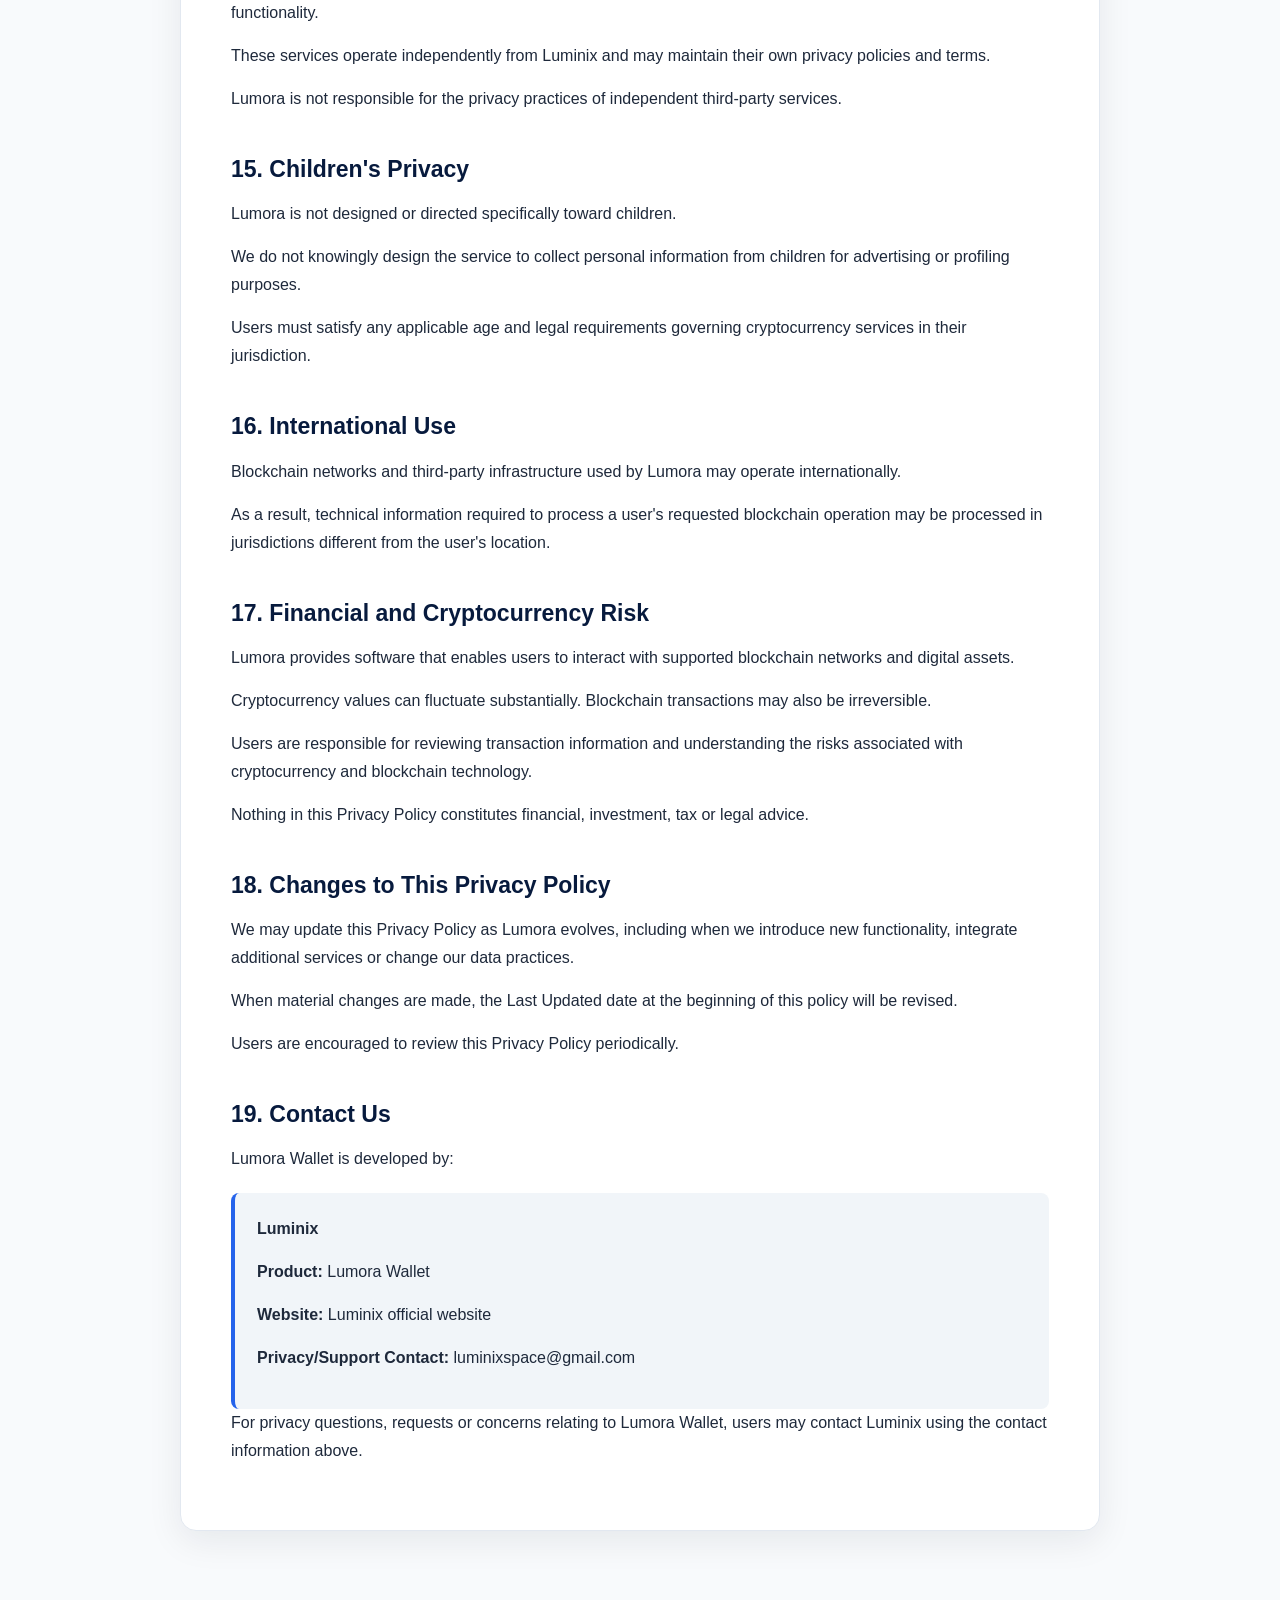
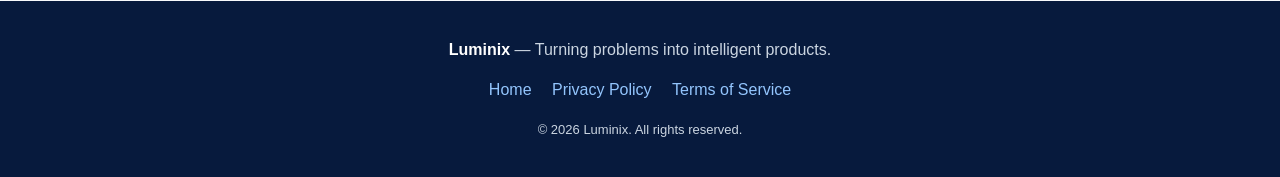
<file: lumoraprivacypolicy.html>
<!DOCTYPE html>
<html lang="en">
<head>
  <meta charset="UTF-8" />
  <meta name="viewport" content="width=device-width, initial-scale=1.0" />

  <title>Privacy Policy for Lumora Wallet | Luminix</title>

  <meta
    name="description"
    content="Privacy Policy for Lumora Wallet, a self-custody cryptocurrency wallet developed by Luminix."
  />

  <style>
    * {
      margin: 0;
      padding: 0;
      box-sizing: border-box;
    }

    html {
      scroll-behavior: smooth;
    }

    body {
      font-family: Arial, Helvetica, sans-serif;
      background: #f8fafc;
      color: #1e293b;
      line-height: 1.75;
    }

    /* =========================
       HEADER
    ========================= */

    .header {
      background: linear-gradient(135deg, #071a3d, #0f2f67);
      color: white;
      padding: 18px 0;
      box-shadow: 0 2px 10px rgba(0, 0, 0, 0.12);
    }

    .header-container {
      width: 90%;
      max-width: 1180px;
      margin: auto;
      display: flex;
      align-items: center;
      justify-content: space-between;
      gap: 20px;
    }

    .brand {
      text-decoration: none;
      color: white;
      display: flex;
      align-items: center;
      gap: 10px;
    }

    .brand-name {
      font-size: 25px;
      font-weight: 700;
      letter-spacing: 0.3px;
    }

    .home-link {
      color: white;
      text-decoration: none;
      border: 1px solid rgba(255, 255, 255, 0.35);
      padding: 8px 16px;
      border-radius: 8px;
      transition: 0.2s ease;
      font-size: 14px;
    }

    .home-link:hover {
      background: white;
      color: #071a3d;
    }

    /* =========================
       HERO
    ========================= */

    .hero {
      background:
        linear-gradient(
          135deg,
          rgba(7, 26, 61, 0.97),
          rgba(30, 64, 175, 0.92)
        );
      color: white;
      text-align: center;
      padding: 70px 20px;
    }

    .hero-content {
      max-width: 900px;
      margin: auto;
    }

    .hero-label {
      display: inline-block;
      background: rgba(255, 255, 255, 0.12);
      border: 1px solid rgba(255, 255, 255, 0.25);
      border-radius: 30px;
      padding: 6px 15px;
      margin-bottom: 18px;
      font-size: 14px;
    }

    .hero h1 {
      font-size: 42px;
      line-height: 1.2;
      margin-bottom: 18px;
    }

    .hero p {
      color: #dbeafe;
      font-size: 16px;
      margin: 5px 0;
    }

    /* =========================
       POLICY CONTAINER
    ========================= */

    .policy-wrapper {
      width: 90%;
      max-width: 920px;
      margin: 50px auto;
    }

    .policy-card {
      background: white;
      border-radius: 16px;
      padding: 50px;
      box-shadow: 0 10px 35px rgba(15, 23, 42, 0.08);
      border: 1px solid #e2e8f0;
    }

    .intro {
      font-size: 16px;
      margin-bottom: 18px;
    }

    .policy-section {
      margin-top: 40px;
    }

    .policy-section h2 {
      color: #071a3d;
      font-size: 23px;
      margin-bottom: 15px;
      line-height: 1.4;
    }

    .policy-section p {
      margin-bottom: 15px;
    }

    .policy-section ul {
      margin: 12px 0 18px 25px;
    }

    .policy-section li {
      margin-bottom: 7px;
    }

    .contact-box {
      margin-top: 20px;
      background: #f1f5f9;
      border-left: 4px solid #2563eb;
      padding: 22px;
      border-radius: 8px;
    }

    /* =========================
       FOOTER
    ========================= */

    .footer {
      background: #071a3d;
      color: #cbd5e1;
      padding: 35px 20px;
      text-align: center;
      margin-top: 70px;
    }

    .footer strong {
      color: white;
    }

    .footer a {
      color: #93c5fd;
      text-decoration: none;
    }

    .footer a:hover {
      text-decoration: underline;
    }

    .footer-links {
      margin-top: 12px;
    }

    .footer-links a {
      margin: 0 8px;
    }

    /* =========================
       MOBILE
    ========================= */

    @media (max-width: 700px) {
      .header-container {
        width: 92%;
      }

      .brand-name {
        font-size: 21px;
      }

      .home-link {
        padding: 7px 11px;
        font-size: 13px;
      }

      .hero {
        padding: 55px 18px;
      }

      .hero h1 {
        font-size: 31px;
      }

      .policy-wrapper {
        width: 94%;
        margin: 25px auto;
      }

      .policy-card {
        padding: 27px 21px;
        border-radius: 12px;
      }

      .policy-section {
        margin-top: 32px;
      }

      .policy-section h2 {
        font-size: 20px;
      }
    }
  </style>
</head>

<body>

  <!-- HEADER -->
  <header class="header">
    <div class="header-container">
      <a href="/" class="brand">
        <span class="brand-name">Luminix</span>
      </a>

      <a href="/" class="home-link">Back to Luminix</a>
    </div>
  </header>


  <!-- HERO -->
  <section class="hero">
    <div class="hero-content">
      <div class="hero-label">Lumora Wallet</div>

      <h1>Privacy Policy for Lumora Wallet</h1>

      <p><strong>Effective Date:</strong> September 22, 2026</p>
      <p><strong>Last Updated:</strong> September 22, 2026</p>
    </div>
  </section>


  <!-- PRIVACY POLICY -->
  <main class="policy-wrapper">
    <article class="policy-card">

      <p class="intro">
        Lumora Wallet ("Lumora", "we", "our", or "the App") is a self-custody cryptocurrency wallet developed by Luminix.
      </p>

      <p class="intro">
        We are committed to protecting the privacy and security of our users. This Privacy Policy explains how Lumora handles information when you create, import and use a wallet.
      </p>

      <p class="intro">
        By using Lumora Wallet, you acknowledge the practices described in this Privacy Policy.
      </p>


      <section class="policy-section">
        <h2>1. Self-Custody Wallet</h2>

        <p>
          Lumora is designed as a self-custody cryptocurrency wallet.
        </p>

        <p>
          You remain responsible for and in control of your wallet and digital assets. Lumora does not operate as a custodial service and does not take custody of users' cryptocurrency.
        </p>

        <p>
          Your wallet recovery phrase and/or private keys are used to provide access to your blockchain wallet.
        </p>

        <p>
          Users are responsible for securely backing up their recovery information. Loss of the information required to recover a wallet may result in permanent loss of access to the wallet and its associated digital assets.
        </p>
      </section>


      <section class="policy-section">
        <h2>2. Wallet Credentials and Recovery Information</h2>

        <p>
          Lumora may generate or process sensitive wallet information including:
        </p>

        <ul>
          <li>Wallet recovery phrases</li>
          <li>Private keys</li>
          <li>Wallet addresses</li>
          <li>Wallet PINs and related authentication information</li>
        </ul>

        <p>
          Recovery phrases and private keys are intended to remain under the user's control.
        </p>

        <p>
          Lumora does not intentionally transmit users' recovery phrases or private keys to Luminix servers for storage.
        </p>

        <p>
          Sensitive wallet credentials stored by the application on the user's device are protected using the security mechanisms implemented by Lumora.
        </p>

        <p>
          Users should never disclose their recovery phrase, private key or PIN to another person.
        </p>

        <p>
          Luminix will never ask a user to provide their recovery phrase or private key through email, social media, customer support or any other communication channel.
        </p>
      </section>


      <section class="policy-section">
        <h2>3. Information Lumora May Process</h2>

        <p>
          To provide wallet functionality, Lumora may process information such as:
        </p>

        <ul>
          <li>Public blockchain wallet addresses</li>
          <li>Cryptocurrency balances</li>
          <li>Blockchain transaction information</li>
          <li>Selected blockchain networks and assets</li>
          <li>Transaction hashes</li>
          <li>Token information</li>
          <li>Network and blockchain information</li>
          <li>Information necessary to obtain cryptocurrency prices and related market information</li>
          <li>Technical information necessary for application functionality and security</li>
        </ul>

        <p>
          Blockchain addresses and transactions conducted through public blockchain networks may be publicly visible on their respective blockchains.
        </p>
      </section>


      <section class="policy-section">
        <h2>4. Blockchain Transactions</h2>

        <p>
          When you initiate a blockchain transaction, information necessary to execute that transaction may be transmitted to the relevant blockchain network and associated infrastructure providers.
        </p>

        <p>This may include:</p>

        <ul>
          <li>Public wallet addresses</li>
          <li>Recipient addresses</li>
          <li>Transaction amounts</li>
          <li>Transaction data</li>
          <li>Transaction hashes</li>
          <li>Network-related information</li>
        </ul>

        <p>
          Blockchain transactions are generally public and may be permanently recorded on decentralized blockchain networks.
        </p>

        <p>
          Because these networks are not controlled by Luminix, we cannot modify, reverse or delete information that has already been recorded on a blockchain.
        </p>
      </section>


      <section class="policy-section">
        <h2>5. Sending and Receiving Digital Assets</h2>

        <p>
          Lumora allows users to send and receive supported cryptocurrency and digital assets.
        </p>

        <p>
          When using these features, blockchain-related information necessary to perform the requested transaction may be communicated to the appropriate blockchain network or infrastructure provider.
        </p>

        <p>
          Users are responsible for verifying the recipient address, selected network and transaction details before approving a transaction.
        </p>
      </section>


      <section class="policy-section">
        <h2>6. Cryptocurrency Swaps</h2>

        <p>
          Lumora may allow users to exchange supported digital assets through third-party liquidity, swap or blockchain infrastructure providers.
        </p>

        <p>
          When a user requests a swap, information necessary to obtain quotes and execute the requested transaction may be transmitted to the applicable provider.
        </p>

        <p>
          Lumora does not transmit your recovery phrase or private key to a swap provider.
        </p>

        <p>
          Transactions are authorized using the wallet credentials controlled through the user's device.
        </p>

        <p>
          Third-party providers may have their own privacy policies and terms, which users should review when applicable.
        </p>
      </section>


      <section class="policy-section">
        <h2>7. Cryptocurrency Prices and Blockchain Data</h2>

        <p>
          Lumora may obtain cryptocurrency prices, token information, blockchain balances, transaction histories and other blockchain-related information from third-party APIs, blockchain nodes, RPC services or other infrastructure providers.
        </p>

        <p>
          When the App communicates with these services, those providers may receive technical network information such as an IP address as part of normal internet communication.
        </p>

        <p>
          Their handling of such information is governed by their respective privacy policies.
        </p>
      </section>


      <section class="policy-section">
        <h2>8. Information We Do Not Require for Wallet Creation</h2>

        <p>
          Lumora is designed so that creating a self-custody wallet does not require a traditional Lumora account.
        </p>

        <p>
          Unless a particular feature explicitly states otherwise, Lumora does not require users to provide:
        </p>

        <ul>
          <li>A username</li>
          <li>A traditional account password</li>
          <li>A phone number</li>
          <li>Government identification</li>
        </ul>

        <p>
          If future versions of Lumora introduce account-based or identity-dependent services, this Privacy Policy will be updated accordingly.
        </p>
      </section>


      <section class="policy-section">
        <h2>9. How Information Is Used</h2>

        <p>
          Information processed through Lumora may be used to:
        </p>

        <ul>
          <li>Create and operate cryptocurrency wallets</li>
          <li>Display wallet balances</li>
          <li>Display supported digital assets</li>
          <li>Retrieve blockchain information</li>
          <li>Send and receive digital assets</li>
          <li>Execute user-requested swaps</li>
          <li>Estimate blockchain transaction fees</li>
          <li>Display transaction information</li>
          <li>Retrieve cryptocurrency market information</li>
          <li>Protect wallet access</li>
          <li>Maintain application security and reliability</li>
          <li>Diagnose technical problems</li>
          <li>Improve Lumora's functionality</li>
        </ul>

        <p>
          We do not use a user's recovery phrase or private key for advertising or marketing.
        </p>
      </section>


      <section class="policy-section">
        <h2>10. Information Sharing</h2>

        <p>
          Lumora does not sell users' recovery phrases, private keys or personal information.
        </p>

        <p>
          Information may be transmitted to third-party infrastructure only where necessary to provide a user-requested feature, such as communicating with:
        </p>

        <ul>
          <li>Blockchain networks</li>
          <li>Blockchain nodes and RPC providers</li>
          <li>Cryptocurrency pricing services</li>
          <li>Token-data providers</li>
          <li>Swap or liquidity providers</li>
          <li>Other technical infrastructure required for wallet functionality</li>
        </ul>

        <p>
          The information transmitted depends upon the particular feature being used.
        </p>
      </section>


      <section class="policy-section">
        <h2>11. Security</h2>

        <p>
          Lumora uses technical and organizational safeguards intended to protect wallet information and application data.
        </p>

        <p>
          Sensitive wallet credentials are designed to be protected locally on the user's device rather than stored as custodial credentials by Luminix.
        </p>

        <p>
          Users also play an essential role in wallet security.
        </p>

        <p>Users should:</p>

        <ul>
          <li>Keep their recovery phrase private</li>
          <li>Never share private keys</li>
          <li>Use a strong wallet PIN</li>
          <li>Protect access to their device</li>
          <li>Verify addresses before sending cryptocurrency</li>
          <li>Download Lumora only from authorized distribution channels</li>
        </ul>

        <p>
          No electronic system can guarantee absolute security.
        </p>
      </section>


      <section class="policy-section">
        <h2>12. Data Retention and Deletion</h2>

        <p>
          Information stored locally by Lumora remains on the user's device as necessary to provide wallet functionality.
        </p>

        <p>
          Users may remove locally stored wallet information using the functionality provided by the App or by removing application data/uninstalling the App, where applicable.
        </p>

        <p>
          Before deleting wallet information, users should ensure that they have securely backed up any recovery information necessary to regain access to their blockchain wallet.
        </p>

        <p>
          Information permanently recorded on public blockchain networks cannot ordinarily be modified or deleted by Luminix.
        </p>

        <p>
          Third-party blockchain and infrastructure providers may maintain information according to their respective retention policies.
        </p>
      </section>


      <section class="policy-section">
        <h2>13. Public Blockchain Information</h2>

        <p>
          Public blockchain information should not be considered private.
        </p>

        <p>
          Transactions may reveal information including:
        </p>

        <ul>
          <li>Sending addresses</li>
          <li>Receiving addresses</li>
          <li>Cryptocurrency amounts</li>
          <li>Token transfers</li>
          <li>Smart-contract interactions</li>
          <li>Transaction timestamps and hashes</li>
        </ul>

        <p>
          Once a transaction has been submitted and confirmed, Luminix generally cannot remove it from the relevant blockchain.
        </p>
      </section>


      <section class="policy-section">
        <h2>14. Third-Party Services</h2>

        <p>
          Lumora depends on external blockchain networks and may use third-party infrastructure to provide certain functionality.
        </p>

        <p>
          These services operate independently from Luminix and may maintain their own privacy policies and terms.
        </p>

        <p>
          Lumora is not responsible for the privacy practices of independent third-party services.
        </p>
      </section>


      <section class="policy-section">
        <h2>15. Children's Privacy</h2>

        <p>
          Lumora is not designed or directed specifically toward children.
        </p>

        <p>
          We do not knowingly design the service to collect personal information from children for advertising or profiling purposes.
        </p>

        <p>
          Users must satisfy any applicable age and legal requirements governing cryptocurrency services in their jurisdiction.
        </p>
      </section>


      <section class="policy-section">
        <h2>16. International Use</h2>

        <p>
          Blockchain networks and third-party infrastructure used by Lumora may operate internationally.
        </p>

        <p>
          As a result, technical information required to process a user's requested blockchain operation may be processed in jurisdictions different from the user's location.
        </p>
      </section>


      <section class="policy-section">
        <h2>17. Financial and Cryptocurrency Risk</h2>

        <p>
          Lumora provides software that enables users to interact with supported blockchain networks and digital assets.
        </p>

        <p>
          Cryptocurrency values can fluctuate substantially. Blockchain transactions may also be irreversible.
        </p>

        <p>
          Users are responsible for reviewing transaction information and understanding the risks associated with cryptocurrency and blockchain technology.
        </p>

        <p>
          Nothing in this Privacy Policy constitutes financial, investment, tax or legal advice.
        </p>
      </section>


      <section class="policy-section">
        <h2>18. Changes to This Privacy Policy</h2>

        <p>
          We may update this Privacy Policy as Lumora evolves, including when we introduce new functionality, integrate additional services or change our data practices.
        </p>

        <p>
          When material changes are made, the Last Updated date at the beginning of this policy will be revised.
        </p>

        <p>
          Users are encouraged to review this Privacy Policy periodically.
        </p>
      </section>


      <section class="policy-section">
        <h2>19. Contact Us</h2>

        <p>
          Lumora Wallet is developed by:
        </p>

        <div class="contact-box">
          <p><strong>Luminix</strong></p>
          <p><strong>Product:</strong> Lumora Wallet</p>
          <p><strong>Website:</strong> Luminix official website</p>
          <p><strong>Privacy/Support Contact:</strong> luminixspace@gmail.com</p>
        </div>

        <p>
          For privacy questions, requests or concerns relating to Lumora Wallet, users may contact Luminix using the contact information above.
        </p>
      </section>

    </article>
  </main>


  <!-- FOOTER -->
  <footer class="footer">
    <p>
      <strong>Luminix</strong> — Turning problems into intelligent products.
    </p>

    <div class="footer-links">
      <a href="/">Home</a>
      <a href="/privacy-policy.html">Privacy Policy</a>
      <a href="/terms-of-service.html">Terms of Service</a>
    </div>

    <p style="margin-top: 15px; font-size: 13px;">
      &copy; 2026 Luminix. All rights reserved.
    </p>
  </footer>

</body>
</html>
</file>
<file: styles/style.css>
/* =========================================================
   LUMINIX — PREMIUM MINIMAL DESIGN SYSTEM
   styles/style.css
========================================================= */

/* -------------------------
   1. FONT IMPORT
-------------------------- */

@import url("https://fonts.googleapis.com/css2?family=DM+Sans:wght@400;500;600;700&family=Manrope:wght@400;500;600;700;800&display=swap");


/* -------------------------
   2. DESIGN TOKENS
-------------------------- */

:root {
    --navy-950: #07152d;
    --navy-900: #0a1d3b;
    --navy-850: #0d2346;
    --navy-800: #102b54;
    --navy-700: #173b6d;

    --blue-600: #1e5fbf;
    --blue-500: #3478d4;
    --blue-100: #eaf2ff;
    --blue-50: #f4f8ff;

    --gold-600: #b98b35;
    --gold-500: #d1a64d;
    --gold-400: #e3bf70;
    --gold-200: #f2dfb1;
    --gold-100: #faf1db;

    --white: #ffffff;
    --cream: #fbfaf7;
    --cream-deep: #f5f1e9;

    --gray-950: #101828;
    --gray-800: #263246;
    --gray-700: #344054;
    --gray-600: #5d697b;
    --gray-500: #7c8797;
    --gray-400: #98a2b3;
    --gray-300: #d0d5dd;
    --gray-200: #e4e7ec;
    --gray-100: #f2f4f7;
    --gray-50: #f8f9fb;

    --success: #16875d;
    --success-bg: #ecfdf3;

    --error: #b42318;
    --error-bg: #fef3f2;

    --border-light: rgba(16, 43, 84, 0.10);
    --border-medium: rgba(16, 43, 84, 0.16);
    --border-gold: rgba(209, 166, 77, 0.38);

    --shadow-sm:
        0 6px 20px rgba(7, 21, 45, 0.05);

    --shadow-md:
        0 18px 50px rgba(7, 21, 45, 0.08);

    --shadow-lg:
        0 28px 80px rgba(7, 21, 45, 0.13);

    --shadow-premium:
        0 30px 80px rgba(7, 21, 45, 0.16),
        0 2px 12px rgba(7, 21, 45, 0.05);

    --radius-sm: 10px;
    --radius-md: 16px;
    --radius-lg: 24px;
    --radius-xl: 32px;

    --container: 1180px;

    --transition:
        220ms cubic-bezier(0.2, 0.65, 0.3, 1);
}


/* -------------------------
   3. RESET
-------------------------- */

*,
*::before,
*::after {
    box-sizing: border-box;
}

html {
    scroll-behavior: smooth;
    scroll-padding-top: 90px;
}

body {
    margin: 0;
    min-width: 320px;

    font-family:
        "DM Sans",
        -apple-system,
        BlinkMacSystemFont,
        "Segoe UI",
        sans-serif;

    color: var(--gray-800);
    background: var(--cream);

    line-height: 1.65;

    -webkit-font-smoothing: antialiased;
    -moz-osx-font-smoothing: grayscale;
}

body.menu-open {
    overflow: hidden;
}

img {
    display: block;
    max-width: 100%;
}

a {
    color: inherit;
    text-decoration: none;
}

button,
input,
select,
textarea {
    font: inherit;
}

button {
    cursor: pointer;
}

h1,
h2,
h3,
p {
    margin-top: 0;
}

h1,
h2,
h3 {
    font-family:
        "Manrope",
        -apple-system,
        BlinkMacSystemFont,
        "Segoe UI",
        sans-serif;

    color: var(--navy-950);
    line-height: 1.1;
    letter-spacing: -0.035em;
}

::selection {
    color: var(--white);
    background: var(--navy-800);
}


/* -------------------------
   4. GLOBAL LAYOUT
-------------------------- */

.container {
    width: min(
        calc(100% - 48px),
        var(--container)
    );

    margin-inline: auto;
}

.section {
    position: relative;
    padding: 112px 0;
}

.eyebrow {
    margin-bottom: 18px;

    color: var(--gold-600);

    font-family: "Manrope", sans-serif;
    font-size: 0.76rem;
    font-weight: 800;

    letter-spacing: 0.18em;
    text-transform: uppercase;
}

.section-heading {
    max-width: 700px;
    margin-bottom: 58px;
}

.centered-heading {
    margin-right: auto;
    margin-left: auto;
    text-align: center;
}

.section-heading h2,
.why-intro h2,
.contact-copy h2 {
    margin-bottom: 20px;

    font-size: clamp(
        2.35rem,
        4vw,
        4rem
    );
}

.section-heading h2 span,
.why-intro h2 span,
.contact-copy h2 span {
    color: var(--gold-600);
}

.section-heading > p:last-child,
.why-intro > p,
.contact-copy > p {
    margin-bottom: 0;

    color: var(--gray-600);

    font-size: 1.08rem;
    line-height: 1.8;
}


/* -------------------------
   5. BUTTONS
-------------------------- */

.button {
    display: inline-flex;
    align-items: center;
    justify-content: center;

    gap: 11px;

    min-height: 50px;
    padding: 0 24px;

    border: 1px solid transparent;
    border-radius: 11px;

    font-family: "Manrope", sans-serif;
    font-size: 0.94rem;
    font-weight: 700;

    transition:
        transform var(--transition),
        box-shadow var(--transition),
        background var(--transition),
        color var(--transition),
        border-color var(--transition);
}

.button:hover {
    transform: translateY(-2px);
}

.button-primary {
    color: var(--white);
    background:
        linear-gradient(
            135deg,
            var(--navy-800),
            var(--navy-950)
        );

    box-shadow:
        0 12px 28px rgba(7, 21, 45, 0.18);
}

.button-primary:hover {
    box-shadow:
        0 16px 34px rgba(7, 21, 45, 0.25);
}

.button-secondary {
    color: var(--navy-900);
    background: rgba(255, 255, 255, 0.76);

    border-color: var(--border-medium);

    backdrop-filter: blur(10px);
}

.button-secondary:hover {
    background: var(--white);
    border-color: rgba(16, 43, 84, 0.28);
}

.button-large {
    min-height: 56px;
    padding: 0 30px;

    font-size: 1rem;
}

.button-light {
    color: var(--navy-950);
    background: var(--white);

    box-shadow:
        0 12px 30px rgba(0, 0, 0, 0.13);
}

.button-light:hover {
    background: var(--gold-100);
}


/* -------------------------
   6. HEADER
-------------------------- */

.site-header {
    position: fixed;
    z-index: 1000;

    top: 0;
    right: 0;
    left: 0;

    background:
        rgba(251, 250, 247, 0.87);

    border-bottom:
        1px solid rgba(7, 21, 45, 0.06);

    backdrop-filter: blur(18px);

    transition:
        box-shadow var(--transition),
        background var(--transition);
}

.site-header.scrolled {
    background:
        rgba(255, 255, 255, 0.94);

    box-shadow:
        0 8px 30px rgba(7, 21, 45, 0.07);
}

.nav-container {
    height: 80px;

    display: flex;
    align-items: center;
    justify-content: space-between;

    gap: 30px;
}

.brand {
    display: inline-flex;
    align-items: center;

    gap: 11px;
}


.brand-logo {
    display: block;

    width: 44px;
    height: 44px;

    flex: 0 0 44px;

    border: 2px solid var(--gold-500);
    border-radius: 50%;

    object-fit: cover;
    object-position: center;

    background: var(--navy-950);

    box-shadow:
        0 3px 12px rgba(185, 139, 53, 0.18);
}


.brand-name {
    color: var(--navy-950);

    font-family: "Manrope", sans-serif;
    font-size: 1.34rem;
    font-weight: 800;

    letter-spacing: -0.045em;
}

.desktop-nav {
    display: flex;
    align-items: center;

    gap: 34px;

    margin-left: auto;
}

.desktop-nav a {
    position: relative;

    color: var(--gray-600);

    font-size: 0.92rem;
    font-weight: 600;

    transition: color var(--transition);
}

.desktop-nav a::after {
    content: "";

    position: absolute;

    right: 0;
    bottom: -8px;
    left: 0;

    height: 1.5px;

    background: var(--gold-500);

    transform: scaleX(0);
    transform-origin: center;

    transition: transform var(--transition);
}

.desktop-nav a:hover {
    color: var(--navy-950);
}

.desktop-nav a:hover::after {
    transform: scaleX(1);
}

.nav-cta {
    min-height: 44px;
    padding: 0 20px;

    font-size: 0.88rem;
}

.mobile-menu-button {
    display: none;

    width: 44px;
    height: 44px;

    padding: 10px;

    border: 0;
    border-radius: 10px;

    background: transparent;
}

.mobile-menu-button span {
    display: block;

    width: 22px;
    height: 2px;

    margin: 5px auto;

    border-radius: 999px;

    background: var(--navy-950);

    transition:
        transform var(--transition),
        opacity var(--transition);
}

.mobile-menu-button.active span:nth-child(1) {
    transform:
        translateY(7px)
        rotate(45deg);
}

.mobile-menu-button.active span:nth-child(2) {
    opacity: 0;
}

.mobile-menu-button.active span:nth-child(3) {
    transform:
        translateY(-7px)
        rotate(-45deg);
}

.mobile-menu {
    display: none;
}


/* -------------------------
   7. HERO
-------------------------- */

.hero {
    min-height: 760px;

    padding-top: 180px;
    padding-bottom: 80px;

    overflow: hidden;

    background:
        radial-gradient(
            circle at 80% 20%,
            rgba(52, 120, 212, 0.11),
            transparent 29%
        ),
        radial-gradient(
            circle at 20% 85%,
            rgba(209, 166, 77, 0.09),
            transparent 26%
        ),
        linear-gradient(
            135deg,
            #ffffff 0%,
            #fbfaf7 48%,
            #f4f7fb 100%
        );
}

.hero::before {
    content: "";

    position: absolute;

    inset: 0;

    opacity: 0.36;

    background-image:
        linear-gradient(
            rgba(10, 29, 59, 0.025) 1px,
            transparent 1px
        ),
        linear-gradient(
            90deg,
            rgba(10, 29, 59, 0.025) 1px,
            transparent 1px
        );

    background-size:
        60px 60px;

    pointer-events: none;
}

.hero-glow {
    position: absolute;

    border-radius: 50%;

    filter: blur(3px);

    pointer-events: none;
}

.hero-glow-one {
    width: 340px;
    height: 340px;

    top: 95px;
    right: -130px;

    background:
        rgba(52, 120, 212, 0.08);
}

.hero-glow-two {
    width: 280px;
    height: 280px;

    bottom: 40px;
    left: -130px;

    background:
        rgba(209, 166, 77, 0.07);
}


.hero-layout {
    position: relative;
    z-index: 2;

    display: grid;

    grid-template-columns:
        minmax(0, 1.02fr)
        minmax(400px, 0.98fr);

    align-items: center;

    gap: 74px;
}

.hero-content {
    position: relative;
    z-index: 3;
}

.hero-content h1 {
    max-width: 720px;

    margin-bottom: 26px;

    font-size: clamp(
        3.2rem,
        5.7vw,
        5.75rem
    );

    font-weight: 800;

    letter-spacing: -0.065em;
}

.hero-content h1 span {
    display: block;

    color: var(--gold-600);
}

.hero-description {
    max-width: 650px;

    margin-bottom: 34px;

    color: var(--gray-600);

    font-size: clamp(
        1.05rem,
        1.6vw,
        1.22rem
    );

    line-height: 1.8;
}

.hero-actions {
    display: flex;
    flex-wrap: wrap;

    gap: 14px;

    margin-bottom: 38px;
}

.hero-capabilities {
    display: flex;
    flex-wrap: wrap;

    gap: 10px 24px;
}

.hero-capabilities span {
    position: relative;

    color: var(--gray-600);

    font-size: 0.82rem;
    font-weight: 600;
}

.hero-capabilities span:not(:last-child)::after {
    content: "";

    position: absolute;

    top: 50%;
    right: -14px;

    width: 3px;
    height: 3px;

    border-radius: 50%;

    background: var(--gold-500);

    transform: translateY(-50%);
}


/* -------------------------
   8. HERO VISUAL
-------------------------- */


.hero-visual {
    position: relative;

    width: 100%;
    min-height: 500px;

    display: flex;
    align-items: center;
    justify-content: center;

    pointer-events: none;
}

.hero-visual::before {
    content: none;
}

.hero-image {
    position: absolute;
    z-index: 1;

    width: 125%;
    max-width: none;
    height: auto;

    top: 50%;
    left: 50%;

    transform: translate(-50%, -50%);

    object-fit: contain;

    -webkit-mask-image: linear-gradient(
        to right,
        transparent 0%,
        black 22%,
        black 100%
    );

    mask-image: linear-gradient(
        to right,
        transparent 0%,
        black 22%,
        black 100%
    );
}


.hero-visual-orbit {
    position: absolute;

    border: 1px solid
        rgba(16, 43, 84, 0.08);

    border-radius: 50%;
}

.orbit-one {
    width: 390px;
    height: 390px;
}

.orbit-two {
    width: 500px;
    height: 500px;

    border-color:
        rgba(209, 166, 77, 0.10);
}

.hero-product-window {
    position: relative;
    z-index: 3;

    width: min(100%, 470px);

    overflow: hidden;

    border:
        1px solid rgba(255, 255, 255, 0.85);

    border-radius: 22px;

    background:
        rgba(255, 255, 255, 0.92);

    box-shadow: var(--shadow-premium);

    transform:
        perspective(1000px)
        rotateY(-4deg)
        rotateX(2deg);
}

.product-window-topbar {
    height: 50px;

    padding: 0 17px;

    display: flex;
    align-items: center;
    justify-content: space-between;

    border-bottom: 1px solid var(--gray-100);

    background:
        linear-gradient(
            90deg,
            #ffffff,
            #fafbfc
        );
}

.window-dots {
    display: flex;

    gap: 6px;
}

.window-dots span {
    width: 7px;
    height: 7px;

    border-radius: 50%;

    background: var(--gray-300);
}

.window-dots span:first-child {
    background: var(--gold-500);
}

.window-label {
    color: var(--gray-400);

    font-size: 0.57rem;
    font-weight: 700;

    letter-spacing: 0.11em;
}

.product-window-body {
    min-height: 330px;

    display: grid;

    grid-template-columns: 62px 1fr;
}

.product-window-sidebar {
    padding: 20px 15px;

    display: flex;
    flex-direction: column;
    align-items: center;

    gap: 18px;

    background: var(--navy-950);
}

.product-window-sidebar span {
    width: 23px;
    height: 5px;

    border-radius: 999px;

    background:
        rgba(255, 255, 255, 0.16);
}

.product-window-sidebar .sidebar-logo {
    width: 26px;
    height: 26px;

    margin-bottom: 8px;

    border-radius: 8px;

    background:
        linear-gradient(
            135deg,
            var(--gold-400),
            var(--gold-600)
        );
}

.product-window-main {
    padding: 28px 25px;

    background:
        linear-gradient(
            145deg,
            #f8faff,
            #ffffff
        );
}

.window-heading {
    margin-bottom: 24px;
}

.window-heading span {
    display: block;

    height: 8px;

    border-radius: 999px;

    background: var(--navy-900);
}

.window-heading span:first-child {
    width: 42%;
    margin-bottom: 8px;
}

.window-heading span:last-child {
    width: 26%;
    height: 5px;

    background: var(--gray-300);
}

.window-grid {
    display: grid;

    grid-template-columns:
        1.35fr 0.65fr;

    gap: 13px;
}

.window-card {
    min-height: 116px;

    padding: 18px;

    display: flex;
    align-items: center;
    justify-content: center;

    border: 1px solid var(--gray-100);
    border-radius: 14px;

    background: var(--white);

    box-shadow: var(--shadow-sm);
}

.window-card-large {
    min-height: 150px;

    grid-row: span 2;
}

.window-chart {
    width: 100%;
    height: 95px;

    display: flex;
    align-items: flex-end;

    gap: 8px;
}

.window-chart span {
    flex: 1;

    min-width: 8px;

    border-radius: 5px 5px 2px 2px;

    background:
        linear-gradient(
            to top,
            var(--navy-800),
            var(--blue-500)
        );
}

.window-chart span:nth-child(1) {
    height: 32%;
}

.window-chart span:nth-child(2) {
    height: 47%;
}

.window-chart span:nth-child(3) {
    height: 40%;
}

.window-chart span:nth-child(4) {
    height: 67%;
}

.window-chart span:nth-child(5) {
    height: 58%;
}

.window-chart span:nth-child(6) {
    height: 88%;

    background:
        linear-gradient(
            to top,
            var(--gold-600),
            var(--gold-400)
        );
}

.window-circle {
    width: 54px;
    height: 54px;

    border:
        10px solid var(--blue-100);

    border-top-color: var(--gold-500);

    border-radius: 50%;
}

.window-lines {
    width: 100%;
}

.window-lines span {
    display: block;

    height: 6px;

    margin-bottom: 9px;

    border-radius: 999px;

    background: var(--gray-200);
}

.window-lines span:nth-child(1) {
    width: 90%;
}

.window-lines span:nth-child(2) {
    width: 68%;

    background: var(--blue-100);
}

.window-lines span:nth-child(3) {
    width: 78%;
}

.floating-card {
    position: absolute;
    z-index: 5;

    min-width: 175px;

    padding: 13px 16px;

    display: flex;
    align-items: center;

    gap: 11px;

    border:
        1px solid rgba(255, 255, 255, 0.8);

    border-radius: 13px;

    background:
        rgba(255, 255, 255, 0.92);

    box-shadow:
        0 18px 42px rgba(7, 21, 45, 0.13);

    backdrop-filter: blur(14px);
}

.floating-card strong,
.floating-card small {
    display: block;
}

.floating-card strong {
    margin-bottom: 2px;

    color: var(--navy-950);

    font-family: "Manrope", sans-serif;
    font-size: 0.75rem;
}

.floating-card small {
    color: var(--gray-500);

    font-size: 0.62rem;
}

.floating-card-ai {
    top: 90px;
    left: -22px;
}

.floating-card-build {
    right: -16px;
    bottom: 80px;
}

.floating-icon {
    width: 34px;
    height: 34px;

    display: grid;
    place-items: center;

    flex: 0 0 auto;

    border-radius: 9px;

    color: var(--white);

    background:
        linear-gradient(
            135deg,
            var(--navy-700),
            var(--blue-500)
        );

    font-family: "Manrope", sans-serif;
    font-size: 0.7rem;
    font-weight: 800;
}

.status-dot {
    width: 10px;
    height: 10px;

    flex: 0 0 auto;

    border-radius: 50%;

    background: var(--gold-500);

    box-shadow:
        0 0 0 6px
        rgba(209, 166, 77, 0.13);
}

.hero-signature {
    position: relative;
    z-index: 2;

    margin-top: 75px;

    display: grid;

    grid-template-columns:
        1fr auto 1fr;

    align-items: center;

    gap: 22px;
}

.hero-signature span {
    height: 1px;

    background:
        linear-gradient(
            to right,
            transparent,
            rgba(16, 43, 84, 0.13)
        );
}

.hero-signature span:last-child {
    background:
        linear-gradient(
            to left,
            transparent,
            rgba(16, 43, 84, 0.13)
        );
}

.hero-signature p {
    margin: 0;

    color: var(--gray-500);

    font-size: 0.77rem;
    font-weight: 600;

    letter-spacing: 0.07em;
    text-transform: uppercase;
}


/* -------------------------
   9. SOLUTIONS
-------------------------- */

.solutions-section {
    background: var(--white);
}

.solutions-grid {
    display: grid;

    grid-template-columns:
        repeat(4, 1fr);

    gap: 18px;
}

.solution-card {
    position: relative;

    min-height: 330px;

    padding: 32px 28px;

    overflow: hidden;

    border: 1px solid var(--border-light);
    border-radius: var(--radius-lg);

    background:
        linear-gradient(
            155deg,
            #ffffff,
            #fbfcff
        );

    transition:
        transform var(--transition),
        border-color var(--transition),
        box-shadow var(--transition);
}

.solution-card::before {
    content: "";

    position: absolute;

    top: 0;
    right: 0;

    width: 100px;
    height: 100px;

    border-radius:
        0 0 0 100%;

    background:
        linear-gradient(
            135deg,
            rgba(209, 166, 77, 0.09),
            transparent
        );

    opacity: 0;

    transition: opacity var(--transition);
}

.solution-card:hover {
    transform: translateY(-7px);

    border-color:
        rgba(209, 166, 77, 0.28);

    box-shadow: var(--shadow-md);
}

.solution-card:hover::before {
    opacity: 1;
}

.solution-icon {
    width: 50px;
    height: 50px;

    margin-bottom: 30px;

    display: grid;
    place-items: center;

    border-radius: 13px;

    color: var(--navy-800);

    background:
        linear-gradient(
            145deg,
            var(--gold-100),
            #fffaf0
        );

    border:
        1px solid rgba(209, 166, 77, 0.22);
}

.solution-icon svg {
    width: 24px;
    height: 24px;
}

.solution-card h3 {
    margin-bottom: 15px;

    font-size: 1.22rem;
}

.solution-card p {
    margin-bottom: 0;

    color: var(--gray-600);

    font-size: 0.93rem;
    line-height: 1.75;
}

.card-number {
    position: absolute;

    right: 25px;
    bottom: 20px;

    color:
        rgba(10, 29, 59, 0.08);

    font-family: "Manrope", sans-serif;
    font-size: 2.7rem;
    font-weight: 800;
}


/* -------------------------
   10. LUMINIX PRODUCTS
-------------------------- */

.products-section {
    overflow: hidden;

    background:
        linear-gradient(
            180deg,
            var(--cream) 0%,
            #f6f3ec 100%
        );
}

.products-section::before {
    content: "";

    position: absolute;

    width: 400px;
    height: 400px;

    top: -160px;
    right: -180px;

    border-radius: 50%;

    background:
        rgba(209, 166, 77, 0.08);

    filter: blur(10px);
}

.products-heading {
    max-width: 670px;
}

.featured-product {
    position: relative;

    min-height: 510px;

    margin-bottom: 34px;

    padding: 54px;

    display: grid;

    grid-template-columns:
        0.9fr 1.1fr;

    align-items: center;

    gap: 62px;

    overflow: hidden;

    border:
        1px solid rgba(7, 21, 45, 0.08);

    border-radius: var(--radius-xl);

    background: var(--white);

    box-shadow: var(--shadow-md);
}

.featured-product:last-child {
    margin-bottom: 0;
}

.product-reverse {
    grid-template-columns:
        1.1fr 0.9fr;
}

.product-reverse .featured-product-content {
    order: 2;
}

.product-reverse .featured-product-image {
    order: 1;
}

.product-label {
    margin-bottom: 20px;

    display: flex;
    align-items: center;

    gap: 9px;

    color: var(--gold-600);

    font-size: 0.7rem;
    font-weight: 800;

    letter-spacing: 0.14em;
}

.product-label span {
    width: 26px;
    height: 1px;

    background: var(--gold-500);
}

.featured-product-content h3 {
    margin-bottom: 8px;

    font-size: clamp(
        2.4rem,
        4vw,
        4.1rem
    );
}

.product-subtitle {
    margin-bottom: 22px;

    color: var(--navy-700);

    font-family: "Manrope", sans-serif;
    font-size: 1rem;
    font-weight: 700;
}

.product-description {
    max-width: 500px;

    margin-bottom: 25px;

    color: var(--gray-600);

    line-height: 1.8;
}

.product-tags {
    margin-bottom: 30px;

    display: flex;
    flex-wrap: wrap;

    gap: 8px;
}

.product-tags span {
    padding: 7px 12px;

    border:
        1px solid var(--border-light);

    border-radius: 999px;

    color: var(--gray-600);

    background: var(--gray-50);

    font-size: 0.72rem;
    font-weight: 600;
}

.text-link {
    display: inline-flex;
    align-items: center;

    gap: 9px;

    color: var(--navy-900);

    font-family: "Manrope", sans-serif;
    font-size: 0.93rem;
    font-weight: 800;

    transition:
        gap var(--transition),
        color var(--transition);
}

.text-link:hover {
    gap: 14px;

    color: var(--gold-600);
}

.featured-product-image {
    position: relative;

    min-height: 390px;

    display: flex;
    align-items: center;
    justify-content: center;

    padding: 24px;

    overflow: hidden;

    border-radius: 24px;

    background:
        radial-gradient(
            circle at 50% 45%,
            rgba(52, 120, 212, 0.15),
            transparent 52%
        ),
        linear-gradient(
            145deg,
            #eef4fd,
            #f8fafc
        );
}

.featured-product-image::after {
    content: "";

    position: absolute;

    width: 250px;
    height: 250px;

    border:
        1px solid rgba(209, 166, 77, 0.17);

    border-radius: 50%;
}

.featured-product-image img {
    position: relative;
    z-index: 2;

    max-height: 350px;
    max-width: 100%;

    object-fit: contain;

    filter:
        drop-shadow(
            0 24px 28px
            rgba(7, 21, 45, 0.18)
        );

    transition:
        transform 450ms
        cubic-bezier(0.2, 0.65, 0.3, 1);
}

.featured-product-image:hover img {
    transform:
        translateY(-5px)
        scale(1.02);
}


/* -------------------------
   11. SELECTED WORK
-------------------------- */

.work-section {
    background: var(--white);
}

.work-grid {
    display: grid;

    grid-template-columns:
        repeat(3, 1fr);

    gap: 22px;
}

.project-card {
    overflow: hidden;

    border:
        1px solid var(--border-light);

    border-radius: var(--radius-lg);

    background: var(--white);

    transition:
        transform var(--transition),
        box-shadow var(--transition),
        border-color var(--transition);
}

.project-card:hover {
    transform: translateY(-6px);

    border-color:
        rgba(209, 166, 77, 0.30);

    box-shadow: var(--shadow-md);
}

.project-image {
    position: relative;

    height: 245px;

    display: block;

    overflow: hidden;

    background:
        linear-gradient(
            145deg,
            var(--blue-50),
            var(--cream-deep)
        );
}

.project-image::after {
    content: "";

    position: absolute;

    inset: 0;

    background:
        linear-gradient(
            to top,
            rgba(7, 21, 45, 0.08),
            transparent 45%
        );

    pointer-events: none;
}

.project-image img {
    width: 100%;
    height: 100%;

    object-fit: cover;

    transition:
        transform 500ms
        cubic-bezier(0.2, 0.65, 0.3, 1);
}

.project-card:hover .project-image img {
    transform: scale(1.035);
}

.project-content {
    padding: 27px 27px 30px;
}

.project-meta {
    margin-bottom: 13px;

    display: flex;
    flex-wrap: wrap;

    gap: 7px;
}

.project-meta span {
    padding: 5px 9px;

    border-radius: 999px;

    color: var(--gold-600);

    background: var(--gold-100);

    font-size: 0.65rem;
    font-weight: 700;

    letter-spacing: 0.03em;
}

.project-content h3 {
    margin-bottom: 12px;

    font-size: 1.5rem;
}

.project-content p {
    min-height: 78px;

    margin-bottom: 22px;

    color: var(--gray-600);

    font-size: 0.9rem;
    line-height: 1.72;
}

.project-link {
    display: inline-flex;
    align-items: center;

    gap: 7px;

    color: var(--navy-900);

    font-size: 0.85rem;
    font-weight: 700;

    transition:
        gap var(--transition),
        color var(--transition);
}

.project-link:hover {
    gap: 11px;

    color: var(--gold-600);
}


/* -------------------------
   12. AUDIENCES
-------------------------- */

.audiences-section {
    background:
        linear-gradient(
            180deg,
            #f7f8fa,
            var(--cream)
        );
}

.audiences-layout {
    display: grid;

    grid-template-columns:
        0.82fr 1.18fr;

    gap: 90px;
}

.audiences-heading {
    position: sticky;

    top: 135px;

    align-self: start;

    margin-bottom: 0;
}

.audiences-grid {
    display: grid;

    grid-template-columns:
        repeat(2, 1fr);

    gap: 14px;
}

.audience-card {
    min-height: 175px;

    padding: 25px;

    display: flex;

    gap: 18px;

    border:
        1px solid var(--border-light);

    border-radius: 18px;

    background:
        rgba(255, 255, 255, 0.78);

    transition:
        transform var(--transition),
        background var(--transition),
        box-shadow var(--transition);
}

.audience-card:hover {
    transform: translateY(-4px);

    background: var(--white);

    box-shadow: var(--shadow-sm);
}

.audience-number {
    color: var(--gold-600);

    font-family: "Manrope", sans-serif;
    font-size: 0.68rem;
    font-weight: 800;
}

.audience-card h3 {
    margin-bottom: 9px;

    font-size: 1.03rem;
}

.audience-card p {
    margin-bottom: 0;

    color: var(--gray-600);

    font-size: 0.84rem;
    line-height: 1.65;
}


/* -------------------------
   13. WHY LUMINIX
-------------------------- */

.why-section {
    overflow: hidden;

    color: var(--white);

    background:
        radial-gradient(
            circle at 15% 20%,
            rgba(52, 120, 212, 0.18),
            transparent 30%
        ),
        radial-gradient(
            circle at 90% 90%,
            rgba(209, 166, 77, 0.10),
            transparent 25%
        ),
        linear-gradient(
            135deg,
            var(--navy-950),
            var(--navy-850)
        );
}

.why-section::after {
    content: "";

    position: absolute;

    inset: 0;

    opacity: 0.08;

    background-image:
        linear-gradient(
            rgba(255, 255, 255, 0.15) 1px,
            transparent 1px
        ),
        linear-gradient(
            90deg,
            rgba(255, 255, 255, 0.15) 1px,
            transparent 1px
        );

    background-size:
        70px 70px;

    pointer-events: none;
}

.why-layout {
    position: relative;
    z-index: 2;

    display: grid;

    grid-template-columns:
        0.9fr 1.1fr;

    align-items: center;

    gap: 80px;
}

.why-intro h2 {
    color: var(--white);
}

.why-intro > p {
    margin-bottom: 32px;

    color:
        rgba(255, 255, 255, 0.67);
}

.why-grid {
    display: grid;

    grid-template-columns:
        repeat(2, 1fr);

    gap: 14px;
}

.why-card {
    min-height: 215px;

    padding: 26px;

    border:
        1px solid rgba(255, 255, 255, 0.10);

    border-radius: 18px;

    background:
        rgba(255, 255, 255, 0.055);

    backdrop-filter: blur(8px);

    transition:
        transform var(--transition),
        border-color var(--transition),
        background var(--transition);
}

.why-card:hover {
    transform: translateY(-4px);

    border-color:
        rgba(209, 166, 77, 0.28);

    background:
        rgba(255, 255, 255, 0.075);
}

.why-card > span {
    display: block;

    margin-bottom: 32px;

    color: var(--gold-400);

    font-size: 0.7rem;
    font-weight: 800;
}

.why-card h3 {
    margin-bottom: 10px;

    color: var(--white);

    font-size: 1.07rem;
}

.why-card p {
    margin-bottom: 0;

    color:
        rgba(255, 255, 255, 0.62);

    font-size: 0.84rem;
    line-height: 1.65;
}


/* -------------------------
   14. PROCESS
-------------------------- */

.process-section {
    background: var(--white);
}

.process-list {
    max-width: 920px;

    margin: 0 auto;
}

.process-step {
    display: grid;

    grid-template-columns:
        70px 1px 1fr;

    gap: 30px;

    min-height: 150px;
}

.process-number {
    padding-top: 2px;

    color: var(--gold-600);

    font-family: "Manrope", sans-serif;
    font-size: 0.85rem;
    font-weight: 800;
}

.process-line {
    position: relative;

    width: 1px;
    height: 100%;

    background: var(--gray-200);
}

.process-line::before {
    content: "";

    position: absolute;

    top: 3px;
    left: 50%;

    width: 9px;
    height: 9px;

    border: 2px solid var(--white);
    border-radius: 50%;

    background: var(--gold-500);

    box-shadow:
        0 0 0 1px
        rgba(209, 166, 77, 0.45);

    transform: translateX(-50%);
}

.process-step:last-child .process-line {
    background:
        linear-gradient(
            to bottom,
            var(--gray-200) 0%,
            transparent 75%
        );
}

.process-step > div:last-child {
    padding-bottom: 40px;
}

.process-step h3 {
    margin-bottom: 8px;

    font-size: 1.32rem;
}

.process-step p {
    max-width: 600px;

    margin-bottom: 0;

    color: var(--gray-600);

    font-size: 0.94rem;
}


/* -------------------------
   15. CONTACT
-------------------------- */

.contact-section {
    overflow: hidden;

    color: var(--white);

    background:
        linear-gradient(
            135deg,
            var(--navy-950),
            #0c2448
        );
}

.contact-glow {
    position: absolute;

    width: 600px;
    height: 600px;

    top: -300px;
    right: -240px;

    border-radius: 50%;

    background:
        rgba(52, 120, 212, 0.18);

    filter: blur(30px);
}

.contact-layout {
    position: relative;
    z-index: 2;

    display: grid;

    grid-template-columns:
        0.86fr 1.14fr;

    align-items: center;

    gap: 80px;
}

.contact-copy h2 {
    color: var(--white);
}

.contact-copy > p {
    color:
        rgba(255, 255, 255, 0.68);
}

.contact-details {
    margin-top: 42px;

    display: grid;

    gap: 14px;
}

.contact-details > a {
    max-width: 390px;

    padding: 13px;

    display: flex;
    align-items: center;

    gap: 14px;

    border-radius: 13px;

    transition:
        background var(--transition);
}

.contact-details > a:hover {
    background:
        rgba(255, 255, 255, 0.055);
}

.contact-detail-icon {
    width: 40px;
    height: 40px;

    display: grid;
    place-items: center;

    flex: 0 0 auto;

    border:
        1px solid rgba(209, 166, 77, 0.24);

    border-radius: 10px;

    color: var(--gold-400);

    background:
        rgba(209, 166, 77, 0.08);

    font-family: "Manrope", sans-serif;
    font-weight: 700;
}

.contact-details small,
.contact-details strong {
    display: block;
}

.contact-details small {
    margin-bottom: 1px;

    color:
        rgba(255, 255, 255, 0.48);

    font-size: 0.69rem;
}

.contact-details strong {
    color:
        rgba(255, 255, 255, 0.88);

    font-size: 0.86rem;
    font-weight: 600;
}

.contact-form-wrapper {
    padding: 38px;

    border:
        1px solid rgba(255, 255, 255, 0.13);

    border-radius: var(--radius-lg);

    background:
        rgba(255, 255, 255, 0.97);

    box-shadow:
        0 28px 80px rgba(0, 0, 0, 0.22);
}

.form-honeypot {
    position: absolute !important;

    width: 1px !important;
    height: 1px !important;

    overflow: hidden !important;

    opacity: 0 !important;

    pointer-events: none !important;
}

.form-row {
    display: grid;

    grid-template-columns:
        repeat(2, 1fr);

    gap: 14px;
}

.form-field {
    margin-bottom: 17px;
}

.form-field label {
    display: block;

    margin-bottom: 7px;

    color: var(--navy-900);

    font-size: 0.77rem;
    font-weight: 700;
}

.form-field input,
.form-field select,
.form-field textarea {
    width: 100%;

    border:
        1px solid var(--gray-200);

    border-radius: 10px;

    outline: none;

    color: var(--gray-800);
    background: var(--gray-50);

    transition:
        border-color var(--transition),
        box-shadow var(--transition),
        background var(--transition);
}

.form-field input,
.form-field select {
    height: 49px;

    padding: 0 14px;
}

.form-field textarea {
    min-height: 130px;

    padding: 13px 14px;

    resize: vertical;
}

.form-field input:focus,
.form-field select:focus,
.form-field textarea:focus {
    border-color:
        rgba(30, 95, 191, 0.52);

    background: var(--white);

    box-shadow:
        0 0 0 3px
        rgba(30, 95, 191, 0.08);
}

.form-field textarea::placeholder {
    color: var(--gray-400);
}

.submit-button {
    width: 100%;
    min-height: 54px;

    margin-top: 4px;

    border: 0;
}

.submit-button:disabled {
    cursor: not-allowed;

    opacity: 0.72;

    transform: none;
}

.submit-arrow {
    font-size: 1rem;
}

.loading-spinner {
    display: none;

    width: 18px;
    height: 18px;

    border:
        2px solid rgba(255, 255, 255, 0.35);

    border-top-color: var(--white);
    border-radius: 50%;

    animation:
        spin 0.8s linear infinite;
}

.loading-spinner.visible {
    display: inline-block;
}

@keyframes spin {
    to {
        transform: rotate(360deg);
    }
}

.form-message {
    display: none;

    margin-bottom: 20px;
    padding: 13px 15px;

    border-radius: 10px;

    font-size: 0.82rem;
    line-height: 1.55;
}

.form-message.visible {
    display: block;
}

.form-message.success {
    color: var(--success);
    background: var(--success-bg);

    border:
        1px solid rgba(22, 135, 93, 0.18);
}

.form-message.error {
    color: var(--error);
    background: var(--error-bg);

    border:
        1px solid rgba(180, 35, 24, 0.17);
}


/* -------------------------
   16. FOOTER
-------------------------- */

.site-footer {
    padding: 72px 0 26px;

    color:
        rgba(255, 255, 255, 0.66);

    background: #050e1f;
}

.footer-top {
    padding-bottom: 54px;

    display: grid;

    grid-template-columns:
        1fr auto;

    gap: 70px;

    border-bottom:
        1px solid rgba(255, 255, 255, 0.09);
}

.footer-logo .brand-name {
    color: var(--white);
}

.footer-brand p {
    max-width: 360px;

    margin: 18px 0 0;

    color:
        rgba(255, 255, 255, 0.53);

    font-size: 0.9rem;
}

.footer-links {
    display: grid;

    grid-template-columns:
        repeat(2, minmax(130px, 1fr));

    gap: 70px;
}

.footer-links h3 {
    margin-bottom: 17px;

    color: var(--white);

    font-size: 0.82rem;
    letter-spacing: 0;
}

.footer-links a {
    display: block;

    margin-bottom: 10px;

    color:
        rgba(255, 255, 255, 0.53);

    font-size: 0.81rem;

    transition: color var(--transition);
}

.footer-links a:hover {
    color: var(--gold-400);
}

.footer-bottom {
    padding-top: 24px;

    display: flex;
    align-items: center;
    justify-content: space-between;

    gap: 25px;
}

.footer-bottom p {
    margin: 0;

    color:
        rgba(255, 255, 255, 0.42);

    font-size: 0.75rem;
}

.social-links {
    display: flex;
    align-items: center;

    gap: 9px;
}

.social-links a {
    width: 34px;
    height: 34px;

    display: grid;
    place-items: center;

    border:
        1px solid rgba(255, 255, 255, 0.09);

    border-radius: 9px;

    color:
        rgba(255, 255, 255, 0.53);

    transition:
        color var(--transition),
        border-color var(--transition),
        background var(--transition),
        transform var(--transition);
}

.social-links a:hover {
    color: var(--gold-400);

    border-color:
        rgba(209, 166, 77, 0.28);

    background:
        rgba(209, 166, 77, 0.06);

    transform: translateY(-2px);
}

.social-links svg {
    width: 15px;
    height: 15px;

    fill: currentColor;
}


/* -------------------------
   17. REVEAL ANIMATIONS
-------------------------- */

.reveal {
    opacity: 0;

    transform: translateY(24px);

    transition:
        opacity 700ms ease,
        transform 700ms
        cubic-bezier(0.2, 0.65, 0.3, 1);
}

.reveal.revealed {
    opacity: 1;

    transform: translateY(0);
}


/* =========================================================
   18. TABLET
   This breakpoint is especially important for the layout
   used in the screenshots supplied for the existing site.
========================================================= */

@media (max-width: 1024px) {

    :root {
        --container: 920px;
    }

    .section {
        padding: 92px 0;
    }

    .desktop-nav {
        gap: 22px;
    }

    .desktop-nav a {
        font-size: 0.84rem;
    }

    .nav-cta {
        padding: 0 16px;
    }


    /* Hero */

    .hero {
        min-height: auto;

        padding-top: 150px;
    }

    .hero-layout {
        grid-template-columns:
            minmax(0, 1fr)
            minmax(330px, 0.86fr);

        gap: 38px;
    }

    .hero-content h1 {
        font-size:
            clamp(
                3rem,
                6.4vw,
                4.7rem
            );
    }

    .hero-visual {
        min-height: 430px;
    }

    .hero-product-window {
        width: 390px;
    }

    .product-window-body {
        min-height: 285px;
    }

    .floating-card-ai {
        left: -10px;
    }

    .floating-card-build {
        right: -4px;
    }


    /* Solutions */

    .solutions-grid {
        grid-template-columns:
            repeat(2, 1fr);
    }

    .solution-card {
        min-height: 280px;
    }


    /* Products */

    .featured-product {
        min-height: 460px;

        padding: 42px;

        gap: 38px;
    }

    .featured-product-image {
        min-height: 330px;
    }


    /* Work */

    .project-image {
        height: 205px;
    }

    .project-content {
        padding: 23px;
    }


    /* Audiences */

    .audiences-layout {
        gap: 50px;
    }


    /* Why */

    .why-layout {
        gap: 50px;
    }


    /* Contact */

    .contact-layout {
        gap: 48px;
    }

}


/* =========================================================
   19. SMALL TABLET / LARGE MOBILE
========================================================= */

@media (max-width: 820px) {

    .container {
        width:
            min(
                calc(100% - 36px),
                720px
            );
    }

    .section {
        padding: 82px 0;
    }


    /* Navigation */

    .desktop-nav,
    .nav-cta {
        display: none;
    }

    .mobile-menu-button {
        display: block;
    }

    .mobile-menu {
        position: fixed;
        z-index: 999;

        top: 80px;
        right: 0;
        left: 0;

        padding: 20px 18px 28px;

        border-bottom:
            1px solid var(--border-light);

        background:
            rgba(255, 255, 255, 0.98);

        box-shadow:
            0 20px 40px
            rgba(7, 21, 45, 0.10);

        backdrop-filter: blur(18px);
    }

    .mobile-menu.open {
        display: block;
    }

    .mobile-menu a {
        display: block;

        padding: 13px 8px;

        border-bottom:
            1px solid var(--gray-100);

        color: var(--gray-700);

        font-size: 0.95rem;
        font-weight: 600;
    }

    .mobile-menu .mobile-menu-cta {
        margin-top: 13px;
        padding: 14px 18px;

        border: 0;
        border-radius: 10px;

        color: var(--white);
        background: var(--navy-950);

        text-align: center;
    }


    /* Hero */

    .hero {
        padding-top: 145px;
        padding-bottom: 65px;
    }

    .hero-layout {
        grid-template-columns: 1fr;

        gap: 50px;
    }

    .hero-content {
        max-width: 690px;
    }

    .hero-content h1 {
        max-width: 650px;

        font-size:
            clamp(
                3.2rem,
                10vw,
                5.2rem
            );
    }

    .hero-description {
        max-width: 620px;
    }

    .hero-visual {
        min-height: 470px;

        max-width: 610px;
        width: 100%;

        margin: 0 auto;
    }

    .hero-product-window {
        width: min(82%, 470px);

        transform:
            perspective(1000px)
            rotateY(-2deg)
            rotateX(1deg);
    }

    .floating-card-ai {
        left: 2%;
    }

    .floating-card-build {
        right: 2%;
    }

    .hero-signature {
        margin-top: 55px;
    }


    /* Products */

    .featured-product,
    .product-reverse {
        grid-template-columns: 1fr;

        gap: 35px;

        padding: 40px;
    }

    .product-reverse .featured-product-content,
    .product-reverse .featured-product-image {
        order: initial;
    }

    .featured-product-image {
        min-height: 380px;
    }


    /* Work */

    .work-grid {
        grid-template-columns: 1fr;
    }

    .project-card {
        display: grid;

        grid-template-columns:
            minmax(250px, 0.9fr)
            1.1fr;
    }

    .project-image {
        height: 100%;
        min-height: 280px;
    }

    .project-content {
        padding: 30px;
    }

    .project-content p {
        min-height: auto;
    }


    /* Audiences */

    .audiences-layout {
        grid-template-columns: 1fr;

        gap: 45px;
    }

    .audiences-heading {
        position: static;
    }


    /* Why */

    .why-layout {
        grid-template-columns: 1fr;

        gap: 50px;
    }

    .why-intro {
        max-width: 620px;
    }


    /* Contact */

    .contact-layout {
        grid-template-columns: 1fr;

        gap: 50px;
    }

    .contact-copy {
        max-width: 650px;
    }

}


/* =========================================================
   20. MOBILE
========================================================= */

@media (max-width: 600px) {

    .container {
        width:
            min(
                calc(100% - 30px),
                540px
            );
    }

    .section {
        padding: 72px 0;
    }

    .section-heading {
        margin-bottom: 42px;
    }

    .section-heading h2,
    .why-intro h2,
    .contact-copy h2 {
        font-size:
            clamp(
                2.15rem,
                11vw,
                3.2rem
            );
    }

    .section-heading > p:last-child,
    .why-intro > p,
    .contact-copy > p {
        font-size: 1rem;
    }


    /* Header */

    .nav-container {
        height: 72px;
    }

    .mobile-menu {
        top: 72px;
    }

    .brand-name {
        font-size: 1.23rem;
    }

    .brand-mark {
        width: 27px;
        height: 27px;
    }


    /* Hero */

    .hero {
        padding-top: 126px;
        padding-bottom: 58px;
    }

    .hero-content h1 {
        margin-bottom: 22px;

        font-size:
            clamp(
                2.85rem,
                14vw,
                4.2rem
            );
    }

    .hero-description {
        font-size: 1rem;
    }

    .hero-actions {
        display: grid;

        grid-template-columns: 1fr;
    }

    .hero-actions .button {
        width: 100%;
    }

    .hero-capabilities {
        gap: 8px;
    }

    .hero-capabilities span {
        padding: 6px 9px;

        border:
            1px solid var(--border-light);

        border-radius: 999px;

        background:
            rgba(255, 255, 255, 0.62);

        font-size: 0.69rem;
    }

    .hero-capabilities span::after {
        display: none;
    }

    .hero-visual {
        min-height: 390px;
    }

    .hero-product-window {
        width: 94%;

        border-radius: 17px;
    }

    .product-window-topbar {
        height: 43px;
    }

    .window-label {
        display: none;
    }

    .product-window-body {
        min-height: 250px;

        grid-template-columns: 48px 1fr;
    }

    .product-window-sidebar {
        padding:
            17px 11px;
    }

    .product-window-main {
        padding:
            22px 18px;
    }

    .window-grid {
        gap: 9px;
    }

    .window-card {
        padding: 12px;
    }

    .floating-card {
        min-width: 150px;

        padding: 10px 12px;
    }

    .floating-card-ai {
        top: 40px;
        left: -2px;
    }

    .floating-card-build {
        right: -2px;
        bottom: 30px;
    }

    .hero-signature {
        grid-template-columns:
            35px 1fr 35px;

        gap: 12px;

        margin-top: 40px;

        text-align: center;
    }

    .hero-signature p {
        font-size: 0.63rem;
    }


    /* Solutions */

    .solutions-grid {
        grid-template-columns: 1fr;
    }

    .solution-card {
        min-height: auto;

        padding: 27px;
    }

    .solution-icon {
        margin-bottom: 23px;
    }


    /* Products */

    .featured-product,
    .product-reverse {
        padding: 28px 22px;

        border-radius: 22px;
    }

    .featured-product-content h3 {
        font-size: 2.45rem;
    }

    .featured-product-image {
        min-height: 310px;

        padding: 16px;
    }

    .featured-product-image img {
        max-height: 285px;
    }


    /* Work */

    .project-card {
        display: block;
    }

    .project-image {
        height: 230px;
        min-height: 0;
    }

    .project-content {
        padding: 25px;
    }


    /* Audiences */

    .audiences-grid {
        grid-template-columns: 1fr;
    }

    .audience-card {
        min-height: auto;
    }


    /* Why */

    .why-grid {
        grid-template-columns: 1fr;
    }

    .why-card {
        min-height: auto;
    }

    .why-card > span {
        margin-bottom: 22px;
    }


    /* Process */

    .process-step {
        grid-template-columns:
            43px 1px 1fr;

        gap: 17px;

        min-height: 150px;
    }


    /* Contact */

    .contact-form-wrapper {
        padding: 25px 20px;
    }

    .form-row {
        grid-template-columns: 1fr;

        gap: 0;
    }

    .contact-details strong {
        font-size: 0.78rem;

        overflow-wrap: anywhere;
    }


    /* Footer */

    .site-footer {
        padding-top: 58px;
    }

    .footer-top {
        grid-template-columns: 1fr;

        gap: 42px;
    }

    .footer-links {
        gap: 35px;
    }

    .footer-bottom {
        align-items: flex-start;
        flex-direction: column;
    }

}


/* =========================================================
   21. VERY SMALL MOBILE
========================================================= */

@media (max-width: 390px) {

    .hero-content h1 {
        font-size: 2.7rem;
    }

    .hero-visual {
        min-height: 350px;
    }

    .floating-card {
        min-width: 135px;
    }

    .floating-card small {
        display: none;
    }

    .featured-product-image {
        min-height: 270px;
    }

    .footer-links {
        grid-template-columns: 1fr;
    }

}


/* =========================================================
   22. ACCESSIBILITY / REDUCED MOTION
========================================================= */

@media (prefers-reduced-motion: reduce) {

    html {
        scroll-behavior: auto;
    }

    *,
    *::before,
    *::after {
        scroll-behavior: auto !important;

        animation-duration:
            0.01ms !important;

        animation-iteration-count:
            1 !important;

        transition-duration:
            0.01ms !important;
    }

    .reveal {
        opacity: 1;

        transform: none;
    }

}
</file>
